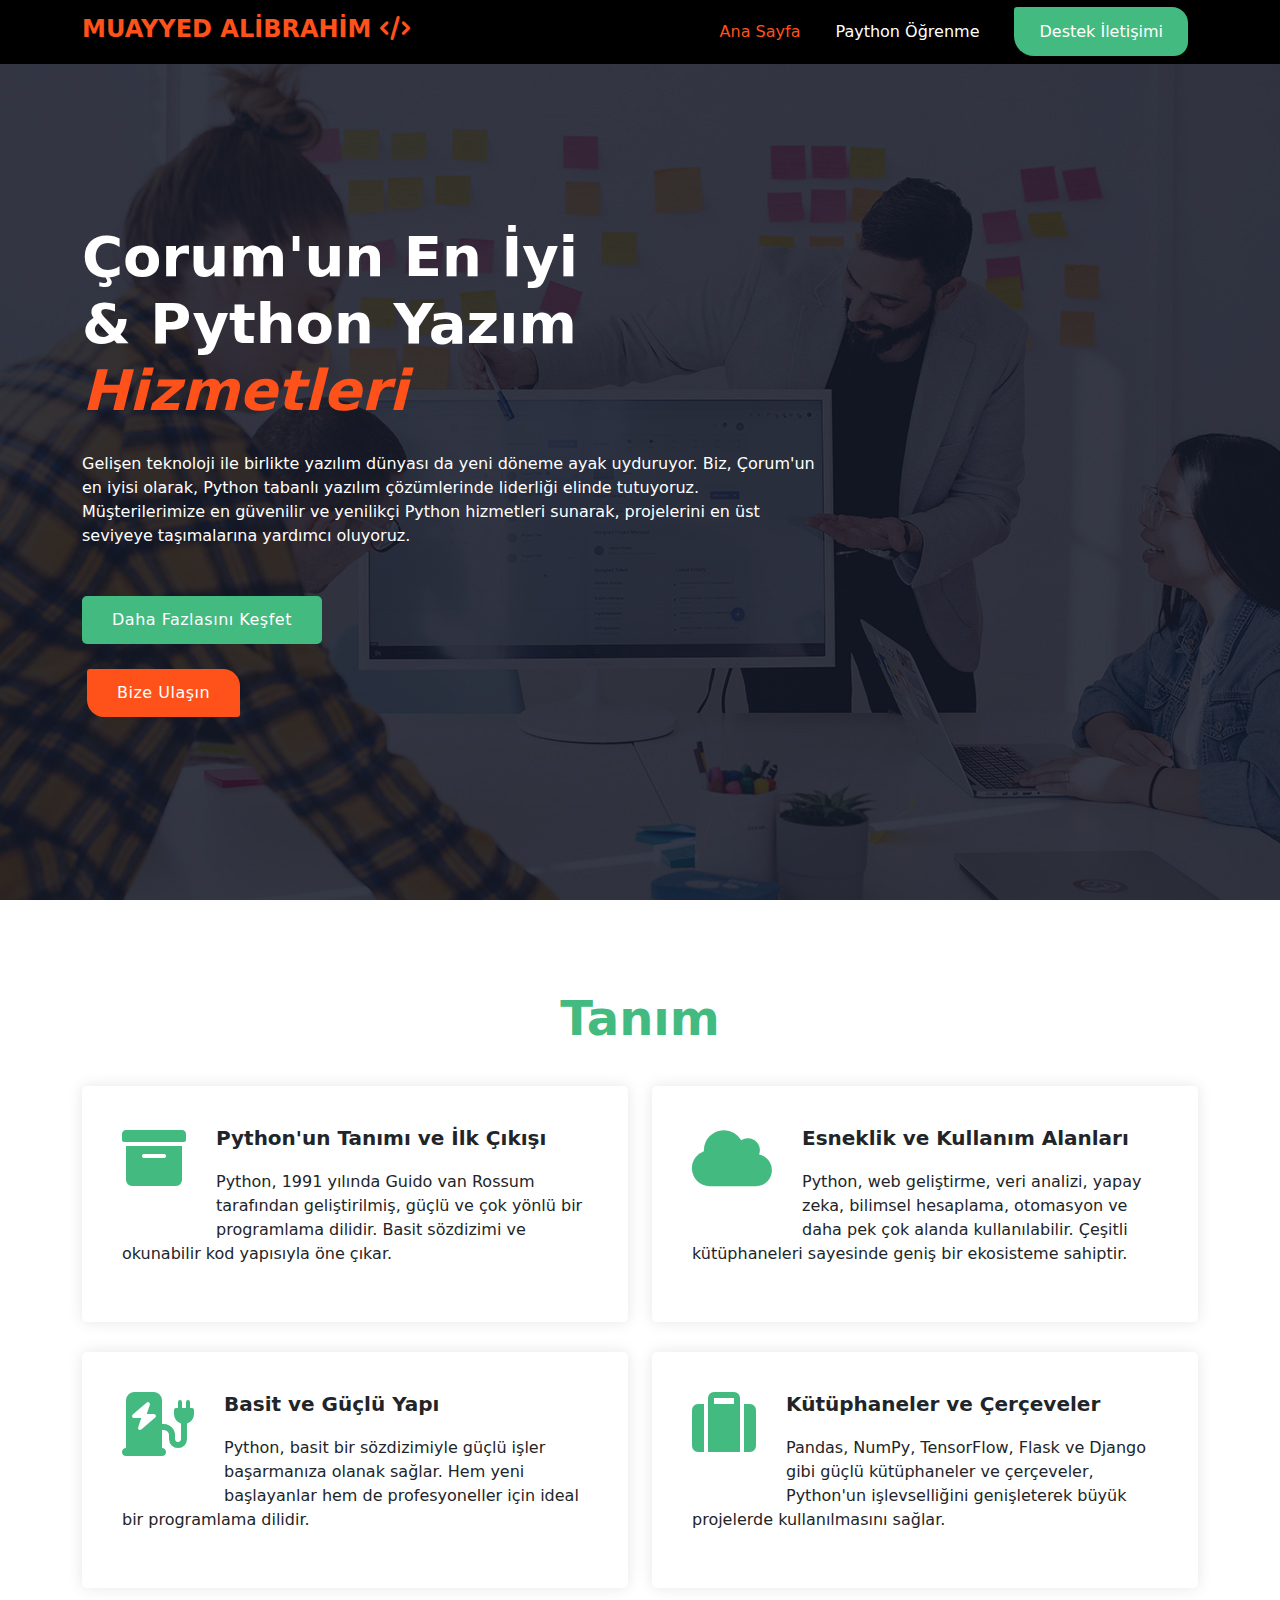
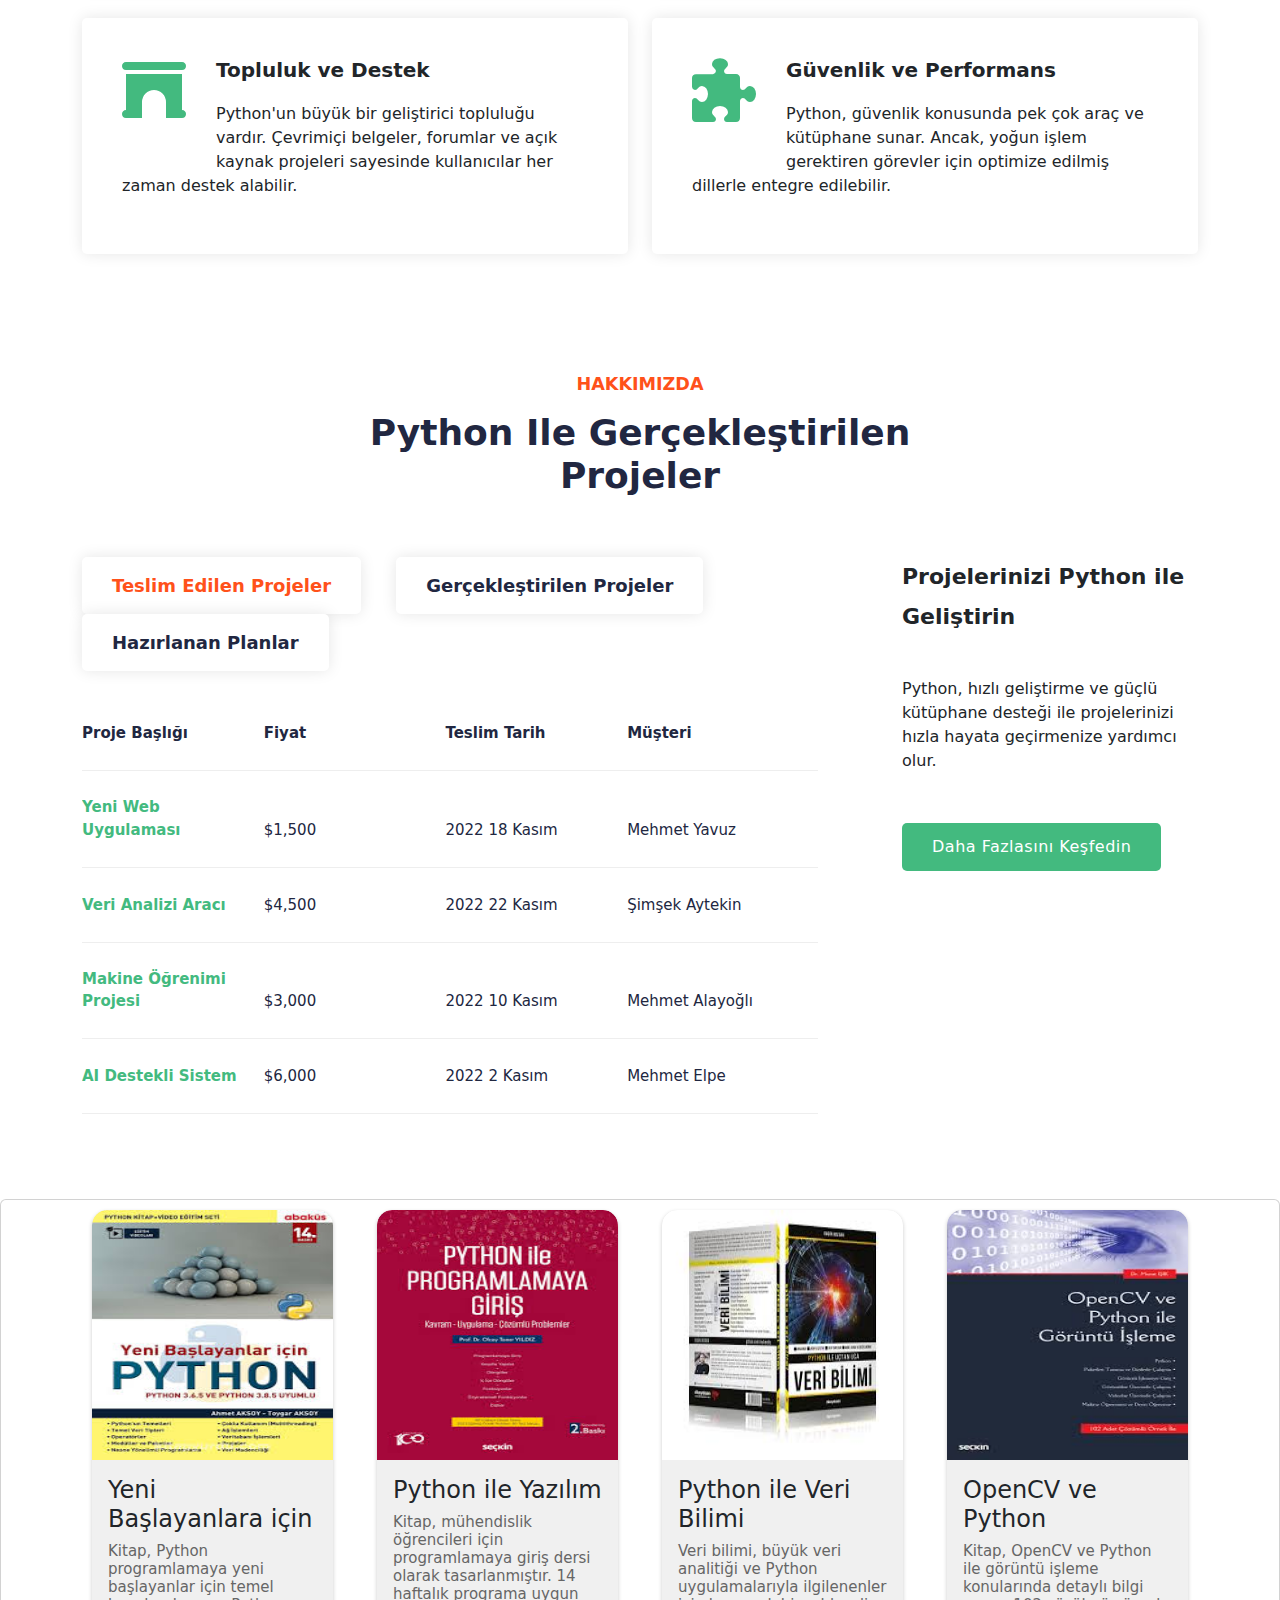
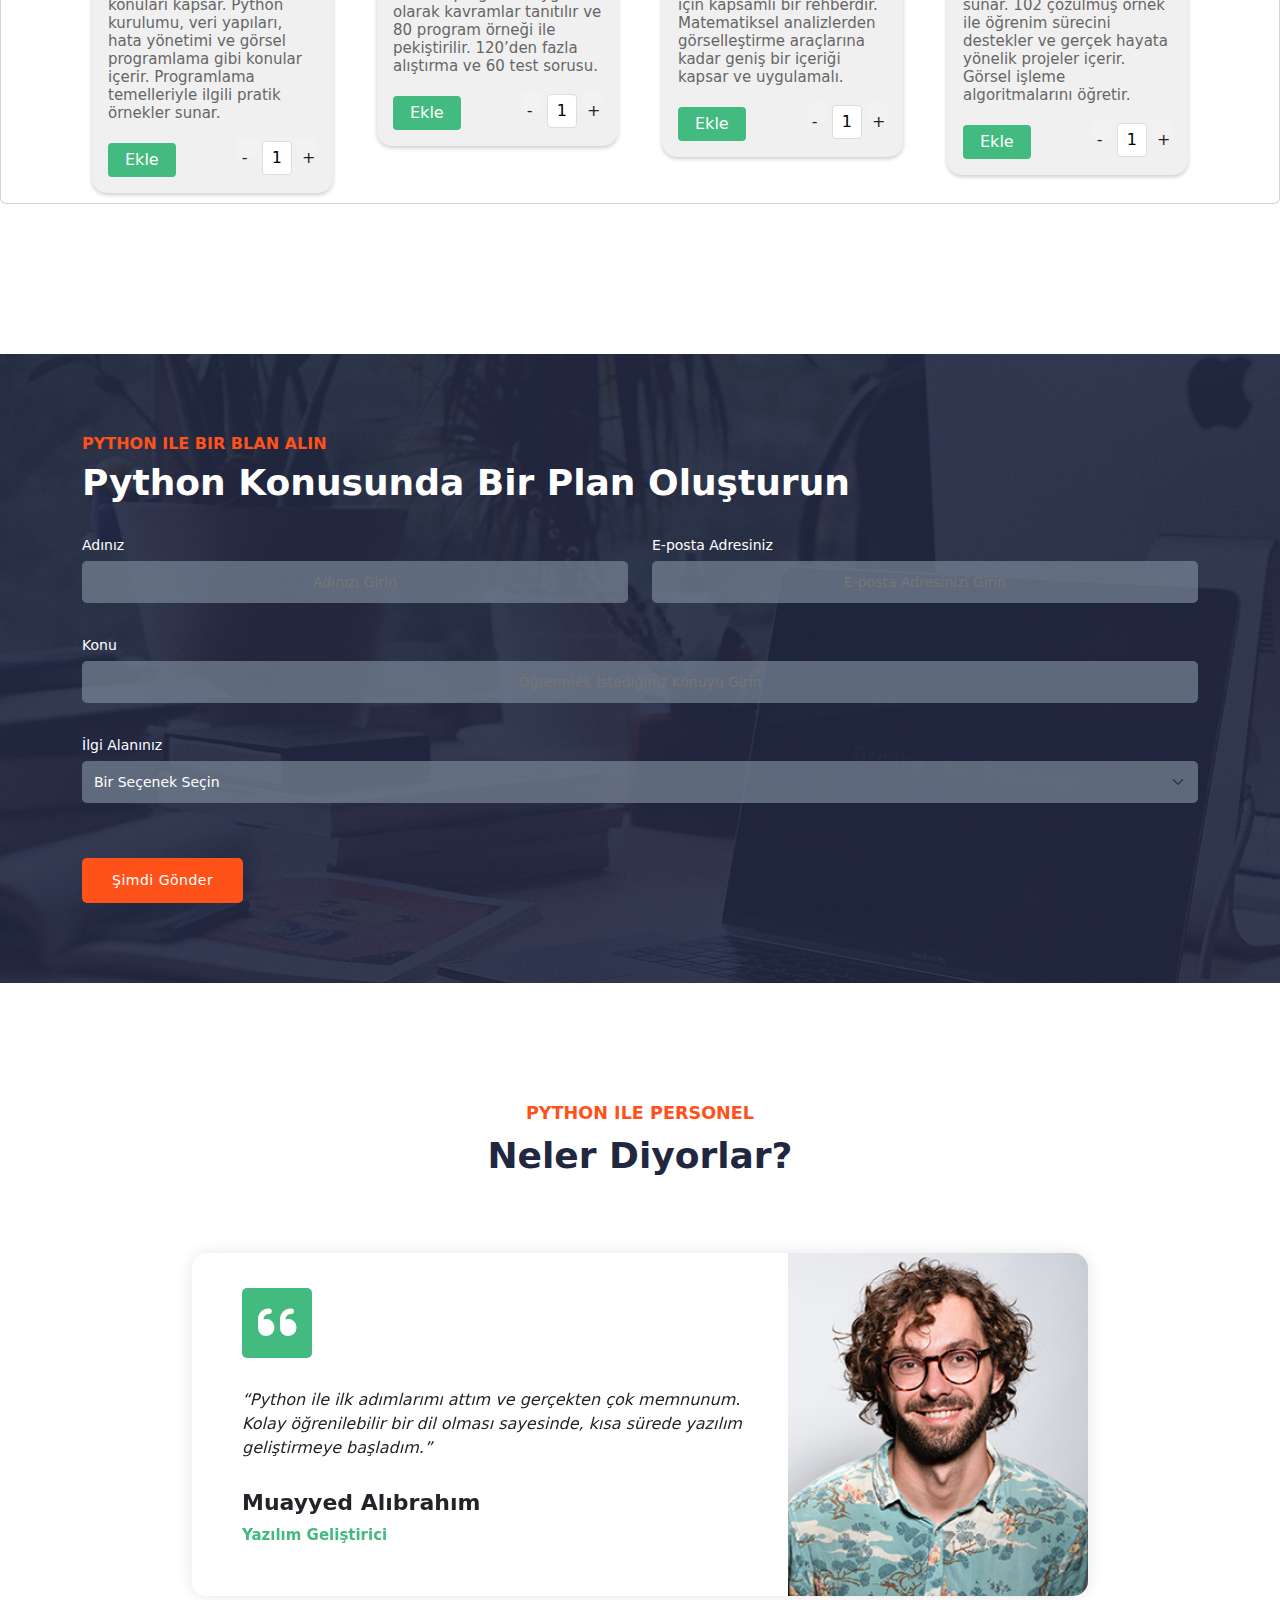
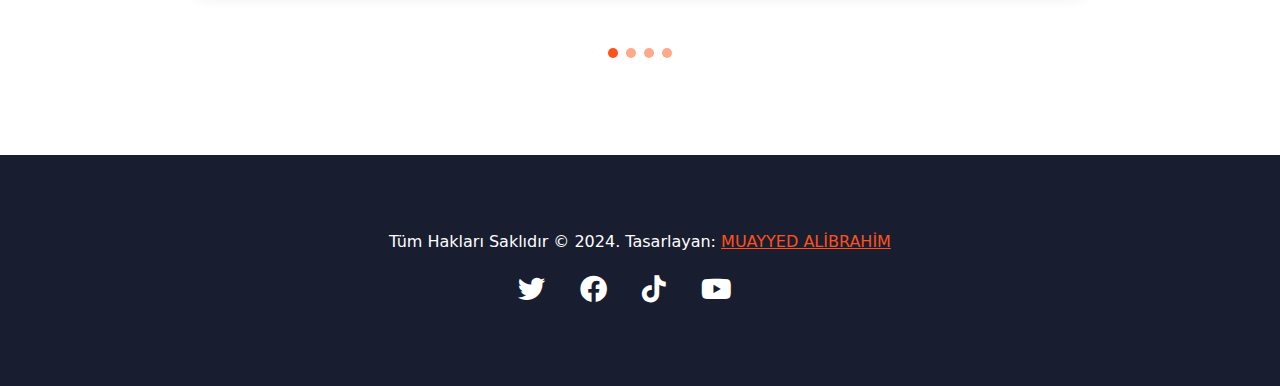
<file: index.html>
<!DOCTYPE html>
<html lang="en">
<head>
    <meta charset="UTF-8">
    <meta name="viewport" content="width=device-width, initial-scale=1.0">
    <title>Muhayyed Alibrahim</title>

    <!-- Google Fonts yazma tipi -->
    <link href="https://fonts.googleapis.com/css2?family=Poppins:wght@100;200;300;400;500;600;700;800;900&display=swap" rel="stylesheet">

    <link rel="stylesheet" href="assets/css/style.css">

    <!-- Bootstrap CSS kütübhanesi -->
    <link rel="stylesheet" href="https://cdnjs.cloudflare.com/ajax/libs/bootstrap/5.3.0/css/bootstrap.min.css">

    <!-- all.min.CSS kütübhanesi -->
    <link rel="stylesheet" href="https://cdnjs.cloudflare.com/ajax/libs/font-awesome/6.0.0-beta3/css/all.min.css">
    <!-- Owl Carousel CSS kütübhanesi -->
    <link rel="stylesheet" href="https://cdnjs.cloudflare.com/ajax/libs/OwlCarousel2/2.3.4/assets/owl.carousel.min.css">
    <link rel="stylesheet" href="https://cdnjs.cloudflare.com/ajax/libs/OwlCarousel2/2.3.4/assets/owl.theme.default.min.css">

  

    <!-- jQuery.JS kütübhanesi -->
    <script src="https://code.jquery.com/jquery-3.6.0.min.js"></script>
    <!-- carousel.JS kütübhanesi -->
    <script src="https://cdnjs.cloudflare.com/ajax/libs/OwlCarousel2/2.3.4/owl.carousel.min.js"></script>
    <!-- bootstrap.bundle.JS kütübhanesi -->
    <script src="https://cdnjs.cloudflare.com/ajax/libs/bootstrap/5.3.0/js/bootstrap.bundle.min.js"></script>

</head>
<body>
    <!-- Header -->
<!-- Başlık Bölümü Başlangıcı -->
<header>
  <div class="container">
      <!-- Ana Navigasyon Menüsü -->
      <nav class="main-nav">
          <!-- Logo ve Marka Adı -->
          <a href="#" class="logo">MUAYYED ALİBRAHİM <i class="fa-solid fa-code"></i></a>
          <!-- Menü Öğeleri -->
          <ul>
            <li><a href="index.html" class="active">Ana Sayfa</a></li>
            
            <li><a href="hakımad.html">Paython Öğrenme</a></li>
            <li><a href="contact-us.html" class="nav-btn">Destek İletişimi</a></li>
        </ul>
      </nav>
  </div>
</header>
<!-- Başlık Bölümü Bitişi -->

<!-- Ana Banner Alanı Başlangıcı -->
<section class="main-banner">
  <div class="container">
      <div class="row">
          <div class="col-lg-8">
              <div class="header-text">
                <h2>Çorum'un En İyi<br>&amp; Python Yazım  <em>Hizmetleri</em></h2>
                  <div class="div-dec">
                    <p>Gelişen teknoloji ile birlikte yazılım dünyası da yeni döneme ayak uyduruyor. Biz, Çorum'un en iyisi olarak, Python tabanlı yazılım çözümlerinde liderliği elinde tutuyoruz. Müşterilerimize en güvenilir ve yenilikçi Python hizmetleri sunarak, projelerini en üst seviyeye taşımalarına yardımcı oluyoruz.</p>
                    
                  </div>
                  <div class="buttons">
                      <div class="green-button">
                          <a href="#">Daha Fazlasını Keşfet</a>
                      </div>
                      <div class="orange-button">
                          <a href="#calculator">Bize Ulaşın</a>
                      </div>
                  </div>
              </div>
          </div>
      </div>
  </div>
</section>
<!-- Ana Banner Alanı Bitişi -->

<section class="services" id="services">
  <div class="container">
    <div class="row">
      <div class="col-12">
        <div class="service-h1">
          <h1>Tanım</h1>
        </div>
      </div>
      <div class="col-lg-6">
        <div class="service-item">
          <i class="fas fa-archive"></i>
          <h4>Python'un Tanımı ve İlk Çıkışı</h4>
          <p>Python, 1991 yılında Guido van Rossum tarafından geliştirilmiş, güçlü ve çok yönlü bir programlama dilidir. Basit sözdizimi ve okunabilir kod yapısıyla öne çıkar.</p>
        </div>
      </div>
      <div class="col-lg-6">
        <div class="service-item">
          <i class="fas fa-cloud"></i>
          <h4>Esneklik ve Kullanım Alanları</h4>
          <p>Python, web geliştirme, veri analizi, yapay zeka, bilimsel hesaplama, otomasyon ve daha pek çok alanda kullanılabilir. Çeşitli kütüphaneleri sayesinde geniş bir ekosisteme sahiptir.</p>
        </div>
      </div>
      <div class="col-lg-6">
        <div class="service-item">
          <i class="fas fa-charging-station"></i>
          <h4>Basit ve Güçlü Yapı</h4>
          <p>Python, basit bir sözdizimiyle güçlü işler başarmanıza olanak sağlar. Hem yeni başlayanlar hem de profesyoneller için ideal bir programlama dilidir.</p>
        </div>
      </div>
      <div class="col-lg-6">
        <div class="service-item">
          <i class="fas fa-suitcase"></i>
          <h4>Kütüphaneler ve Çerçeveler</h4>
          <p>Pandas, NumPy, TensorFlow, Flask ve Django gibi güçlü kütüphaneler ve çerçeveler, Python'un işlevselliğini genişleterek büyük projelerde kullanılmasını sağlar.</p>
        </div>
      </div>
      <div class="col-lg-6">
        <div class="service-item">
          <i class="fas fa-archway"></i>
          <h4>Topluluk ve Destek</h4>
          <p>Python'un büyük bir geliştirici topluluğu vardır. Çevrimiçi belgeler, forumlar ve açık kaynak projeleri sayesinde kullanıcılar her zaman destek alabilir.</p>
        </div>
      </div>
      <div class="col-lg-6">
        <div class="service-item">
          <i class="fas fa-puzzle-piece"></i>
          <h4>Güvenlik ve Performans</h4>
          <p>Python, güvenlik konusunda pek çok araç ve kütüphane sunar. Ancak, yoğun işlem gerektiren görevler için optimize edilmiş dillerle entegre edilebilir.</p>
        </div>
      </div>
    </div>
  </div>
</section>

<section class="about-us">
  <div class="container">
    <div class="row">
      <div class="col-lg-6 offset-lg-3">
        <div class="section-heading">
          <h6>Hakkımızda</h6>
          <br>
          <h4>Python ile Gerçekleştirilen Projeler</h4>
        </div>
      </div>
      <div class="col-lg-8">
        <div class="naccs">
          <div class="tabs">
            <div class="row">
              <div class="col-lg-12">
                <div class="menu">
                  <div class="active gradient-border"><span> Teslim Edilen Projeler</span></div>
                  <div class="gradient-border"><span>Gerçekleştirilen Projeler</span></div>
                  <div class="gradient-border"><span>Hazırlanan Planlar</span></div>
                </div>
              </div>
              <div class="col-lg-12">
                <ul class="nacc">
                  <li class="active">
                    <div>
                      <div class="main-list">
                        <span class="title">Proje Başlığı</span>
                        <span class="title">Fiyat</span>
                        <span class="title">Teslim Tarih</span>
                        <span class="title">Müşteri</span>
                      </div>
                      <div class="list-item">
                        <span class="item item-title">Yeni Web Uygulaması</span>
                        <span class="item">$1,500 </span>
                        <span class="item">2022 18 Kasım</span>
                        <span class="item">Mehmet Yavuz</span>
                      </div>
                      <div class="list-item">
                        <span class="item item-title">Veri Analizi Aracı</span>
                        <span class="item"> $4,500</span>
                        <span class="item">2022 22 Kasım</span>
                        <span class="item">Şimşek Aytekin</span>
                      </div>
                      <div class="list-item">
                        <span class="item item-title">Makine Öğrenimi Projesi</span>
                        <span class="item">$3,000 </span>
                        <span class="item">2022 10 Kasım</span>
                        <span class="item">Mehmet Alayoğlı</span>
                      </div>
                      <div class="list-item last-item">
                        <span class="item item-title">AI Destekli Sistem</span>
                        <span class="item">$6,000</span>
                        <span class="item">2022 2 Kasım</span>
                        <span class="item">Mehmet Elpe</span>
                      </div>
                    </div>
                  </li>
                  <li>
                    <div>
                      <div class="main-list">
                        <span class="title">Proje Başlığı</span>
                        <span class="title">Bütçe</span>
                        <span class="title">Tahmini Süre</span>
                        <span class="title">Teknoloji</span>
                      </div>
                      <div class="list-item">
                        <span class="item item-title">Backend API Geliştirme</span>
                        <span class="item">$2,000 </span>
                        <span class="item">4 Hafta</span>
                        <span class="item">Python, Django</span>
                      </div>
                      <div class="list-item">
                        <span class="item item-title">Web Scraping Aracı</span>
                        <span class="item">$1,500 </span>
                        <span class="item">3 Hafta</span>
                        <span class="item">Python, BeautifulSoup</span>
                      </div>
                      <div class="list-item">
                        <span class="item item-title">Veri Tabanı Yönetimi</span>
                        <span class="item">$2,000 </span>
                        <span class="item">2 Hafta</span>
                        <span class="item">MySQL, Python</span>
                      </div>
                      <div class="list-item last-item">
                        <span class="item item-title">Makine Öğrenimi Modeli</span>
                        <span class="item">$$6,000</span>
                        <span class="item">5 Hafta</span>
                        <span class="item">Scikit-learn, TensorFlow</span>
                      </div>
                    </div>
                  </li>
                  <li>
                    <div>
                      <div class="main-list">
                        <span class="title">Proje Başlığı</span>
                        <span class="title">Teknoloji</span>
                      </div>
                      <div class="list-item">
                        <span class="item item-title">Veri Analizi Aracı</span>
                        <span class="item">Python (Pandas, NumPy), SQL, Power BI</span>
                      </div>
                      <div class="list-item">
                        <span class="item item-title">Makine Öğrenimi Projesi</span>
                        <span class="item">Python (Scikit-Learn, TensorFlow), Jupyter Notebook</span>
                      </div>
                      <div class="list-item">
                        <span class="item item-title">AI Destekli Sistem</span>
                        <span class="item">Python (TensorFlow, Keras), AI Algoritmaları</span>
                      </div>
                      <div class="list-item last-item">
                        <span class="item item-title">Yeni Web Uygulaması</span>
                        <span class="item">React, Node.js, MongoDB, Express.js</span>
                      </div>
                    </div>
                  </li>
                </ul>
              </div>
            </div>
          </div>
        </div>
      </div>
      <div class="col-lg-4">
        <div class="right-content">
          <h4>Projelerinizi Python ile Geliştirin</h4>
          <p>Python, hızlı geliştirme ve güçlü kütüphane desteği ile projelerinizi hızla hayata geçirmenize yardımcı olur.</p>
          <div class="green-button">
            <a href="#">Daha Fazlasını Keşfedin</a>
          </div>
        </div>
      </div>
    </div>
  </div>
</section>

    
     
    <section class="card" id="card">
      <div class="container">
        <div class="row">
          <div class="col-lg-3">
            <div class="card-item">
              <div class="div-img">
                <img src="assets/images/py1.jpg" class="card-img" alt="bitcoin image">
              </div>
              <div class="card-content">
                <h4>Yeni Başlayanlara için</h4>
                <p>Kitap, Python programlamaya yeni başlayanlar için temel konuları kapsar. Python kurulumu, veri yapıları, hata yönetimi ve görsel programlama gibi konular içerir. Programlama temelleriyle ilgili pratik örnekler sunar.</p>
                <div class="add-num">
                  <a href="" class="btn">Ekle</a>
                  <div class="number">
                    <span class="minus">-</span>
                    <input type="text" value="1"/>
                    <span class="plus">+</span>
                  </div>
                </div>
              </div>
            </div>
          </div>
          <div class="col-lg-3">
            <div class="card-item">
              <div class="div-img">
                <img src="assets/images/py4.jpg" class="card-img" alt="bitcoin image">
              </div>  
              <div class="card-content">
                <h4>Python ile Yazılım</h4>
                <p>Kitap, mühendislik öğrencileri için programlamaya giriş dersi olarak tasarlanmıştır. 14 haftalık programa uygun olarak kavramlar tanıtılır ve 80 program örneği ile pekiştirilir. 120’den fazla alıştırma ve 60 test sorusu.</p>
                <div class="add-num">
                  <a href="" class="btn">Ekle</a>
                  <div class="number">
                    <span class="minus">-</span>
                    <input type="text" value="1"/>
                    <span class="plus">+</span>
                  </div>
                </div>
              </div>
            </div>
          </div>
          <div class="col-lg-3">
            <div class="card-item">
              <div class="div-img">
                <img src="assets/images/py2.jpg" class="card-img" alt="bitcoin image">
              </div>  
              <div class="card-content">
                <h4>Python ile Veri Bilimi</h4>
                <p>Veri bilimi, büyük veri analitiği ve Python uygulamalarıyla ilgilenenler için kapsamlı bir rehberdir. Matematiksel analizlerden görselleştirme araçlarına kadar geniş bir içeriği kapsar ve uygulamalı.</p>
                <div class="add-num">
                  <a href="" class="btn">Ekle</a>
                  <div class="number">
                    <span class="minus">-</span>
                    <input type="text" value="1"/>
                    <span class="plus">+</span>
                  </div>
                </div>
              </div>
            </div>
          </div>
          <div class="col-lg-3">
            <div class="card-item">
              <div class="div-img">
                <img src="assets/images/py3.jpg" class="card-img" alt="bitcoin image">
              </div>  
              <div class="card-content">
                <h4>OpenCV ve Python </h4>
                <p>Kitap, OpenCV ve Python ile görüntü işleme konularında detaylı bilgi sunar. 102 çözülmüş örnek ile öğrenim sürecini destekler ve gerçek hayata yönelik projeler içerir. Görsel işleme algoritmalarını öğretir.</p>
                <div class="add-num">
                  <a href="" class="btn">Ekle</a>
                  <div class="number">
                    <span class="minus">-</span>
                    <input type="text" value="1"/>
                    <span class="plus">+</span>
                  </div>
                </div>
              </div>
            </div>
          </div>
        </div>
      </div>
    </section>

    <section class="calculator" id="calculator">
      <div class="container">
        <div class="row">
          <div class="col-lg-7">
            <div class="left">
            </div>
          </div>
          <div class="left"></div>
          <div class="section-heading-con">
            <h6>Python ile Bir Blan Alin</h6>
            <h4>Python Konusunda Bir Plan Oluşturun</h4>
          </div>
          <form id="calculate" action="" method="get">
            <div class="row">
              <div class="col-lg-6">
                <fieldset>
                  <label for="name">Adınız</label>
                  <input type="name" name="name" id="name" placeholder="Adınızı Girin" autocomplete="on" required>
                </fieldset>
              </div>
              <div class="col-lg-6">
                <fieldset>
                  <label for="email">E-posta Adresiniz</label>
                  <input type="text" name="email" id="email" pattern="[^ @]*@[^ @]*" placeholder="E-posta Adresinizi Girin" required="">
                </fieldset>
              </div>
              <div class="col-lg-12">
                <fieldset>
                  <label for="subject">Konu</label>
                  <input type="subject" name="subject" id="subject" placeholder="Öğrenmek İstediğiniz Konuyu Girin" autocomplete="on">
                </fieldset>
              </div>
              <div class="col-lg-12">
                <fieldset>
                  <label for="chooseOption" class="form-label">İlgi Alanınız</label>
                  <select name="Category" class="form-select" aria-label="Default select example" id="chooseOption" onchange="this.form.click()">
                      <option selected>Bir Seçenek Seçin</option>
                      <option value="Python Basics">Python Temelleri</option>
                      <option value="Data Science">Veri Bilimi</option>
                      <option value="Machine Learning">Makine Öğrenmesi</option>
                      <option value="AI Projects">Yapay Zeka Projeleri</option>
                      <option value="Web Development with Python">Python ile Web Geliştirme</option>
                      <option value="Python Libraries (Pandas, NumPy, etc.)">Python Kütüphaneleri (Pandas, NumPy vb.)</option>
                  </select>
                </fieldset>
              </div>
              <div class="col-lg-12">
                <fieldset>
                  <button type="submit" id="form-submit" class="orange-button">Şimdi Gönder</button>
                </fieldset>
              </div>
            </div>
          </form>
        </div>
      </div>
    </div>
    </section>
    
    
    <section class="testimonials" id="testimonials">
      <div class="container">
        <div class="row">
          <div class="col-lg-6 offset-lg-3">
            <div class="section-heading">
              <h6>Python ile Personel</h6>
              <h4>Neler Diyorlar?</h4>
            </div>
          </div>
          <div class="col-lg-10 offset-lg-1">
            <div class="owl-testimonials owl-carousel" style="position: relative; z-index: 5;">
              <div class="item">
                <i class="fa fa-quote-left"></i>
                <p>“Python ile ilk adımlarımı attım ve gerçekten çok memnunum. Kolay öğrenilebilir bir dil olması sayesinde, kısa sürede yazılım geliştirmeye başladım.”</p>
                <h4>Muayyed Alıbrahım</h4>
                <span>Yazılım Geliştirici</span>
                <div class="right-image">
                  <img src="assets/images/testimonials-01.jpg" alt="Muayyed Alıbrahım">
                </div>
              </div>
              <div class="item">
                <i class="fa fa-quote-left"></i>
                <p>"Python'un güçlü kütüphaneleri (Pandas, NumPy) sayesinde veri analitiği konusunda büyük bir ilerleme kaydettim. Gerçekten etkili ve güçlü bir dil." </p>
                <h4>Muayyed Alıbrahım</h4>
                <span>Veri Bilimci</span>
                <div class="right-image">
                  <img src="assets/images/testimonials-01.jpg" alt="Muayyed Alıbrahım">
                </div>
              </div>
              <div class="item">
                <i class="fa fa-quote-left"></i>
                <p>“Python ile ilgili eğitimler sayesinde çok daha verimli bir şekilde makine öğrenmesi projeleri geliştirebiliyorum. Hem basit hem de güçlü bir dil olması çok büyük avantaj.”</p>
                <h4>Muayyed Alıbrahım</h4>
                <span>Makine Öğrenmesi Mühendisi</span>
                <div class="right-image">
                  <img src="assets/images/testimonials-01.jpg" alt="Muayyed Alıbrahım">
                </div>
              </div>
              <div class="item">
                <i class="fa fa-quote-left"></i>
                <p>“Python ile web geliştirme konusunda hızlıca projeler yapmaya başladım. Flask ve Django gibi çerçeveler sayesinde iş hayatımda büyük kolaylık sağladı.”</p>
                <h4>Muayyed Alıbrahım</h4>
                <span>Web Geliştirici</span>
                <div class="right-image">
                  <img src="assets/images/testimonials-01.jpg" alt="Muayyed Alıbrahım">
                </div>
              </div>
            </div>
          </div>
        </div>
      </div>
    </section>
    
    

      <footer>
        <div class="container">
          <div class="row">
            <div class="col-lg-12">
              <p>Tüm Hakları Saklıdır © 2024. Tasarlayan: <a title="CSS Şablonu" rel="sponsored" href="http://Brok4.com" target="_blank">MUAYYED ALİBRAHİM</a></p>
            </div>
            <div class="social-icons">
              <a href=""><i class="fa-brands fa-twitter"></i></a>
              <a href=""><i class="fa-brands fa-facebook"></i></a>
              <a href=""><i class="fa-brands fa-tiktok"></i></a>
              <a href=""><i class="fa-brands fa-youtube"></i></a>
            </div>
          </div>
        </div>
      </footer>
      

    <script src="assets/js/script.js"></script>

</body>
</html>
</file>
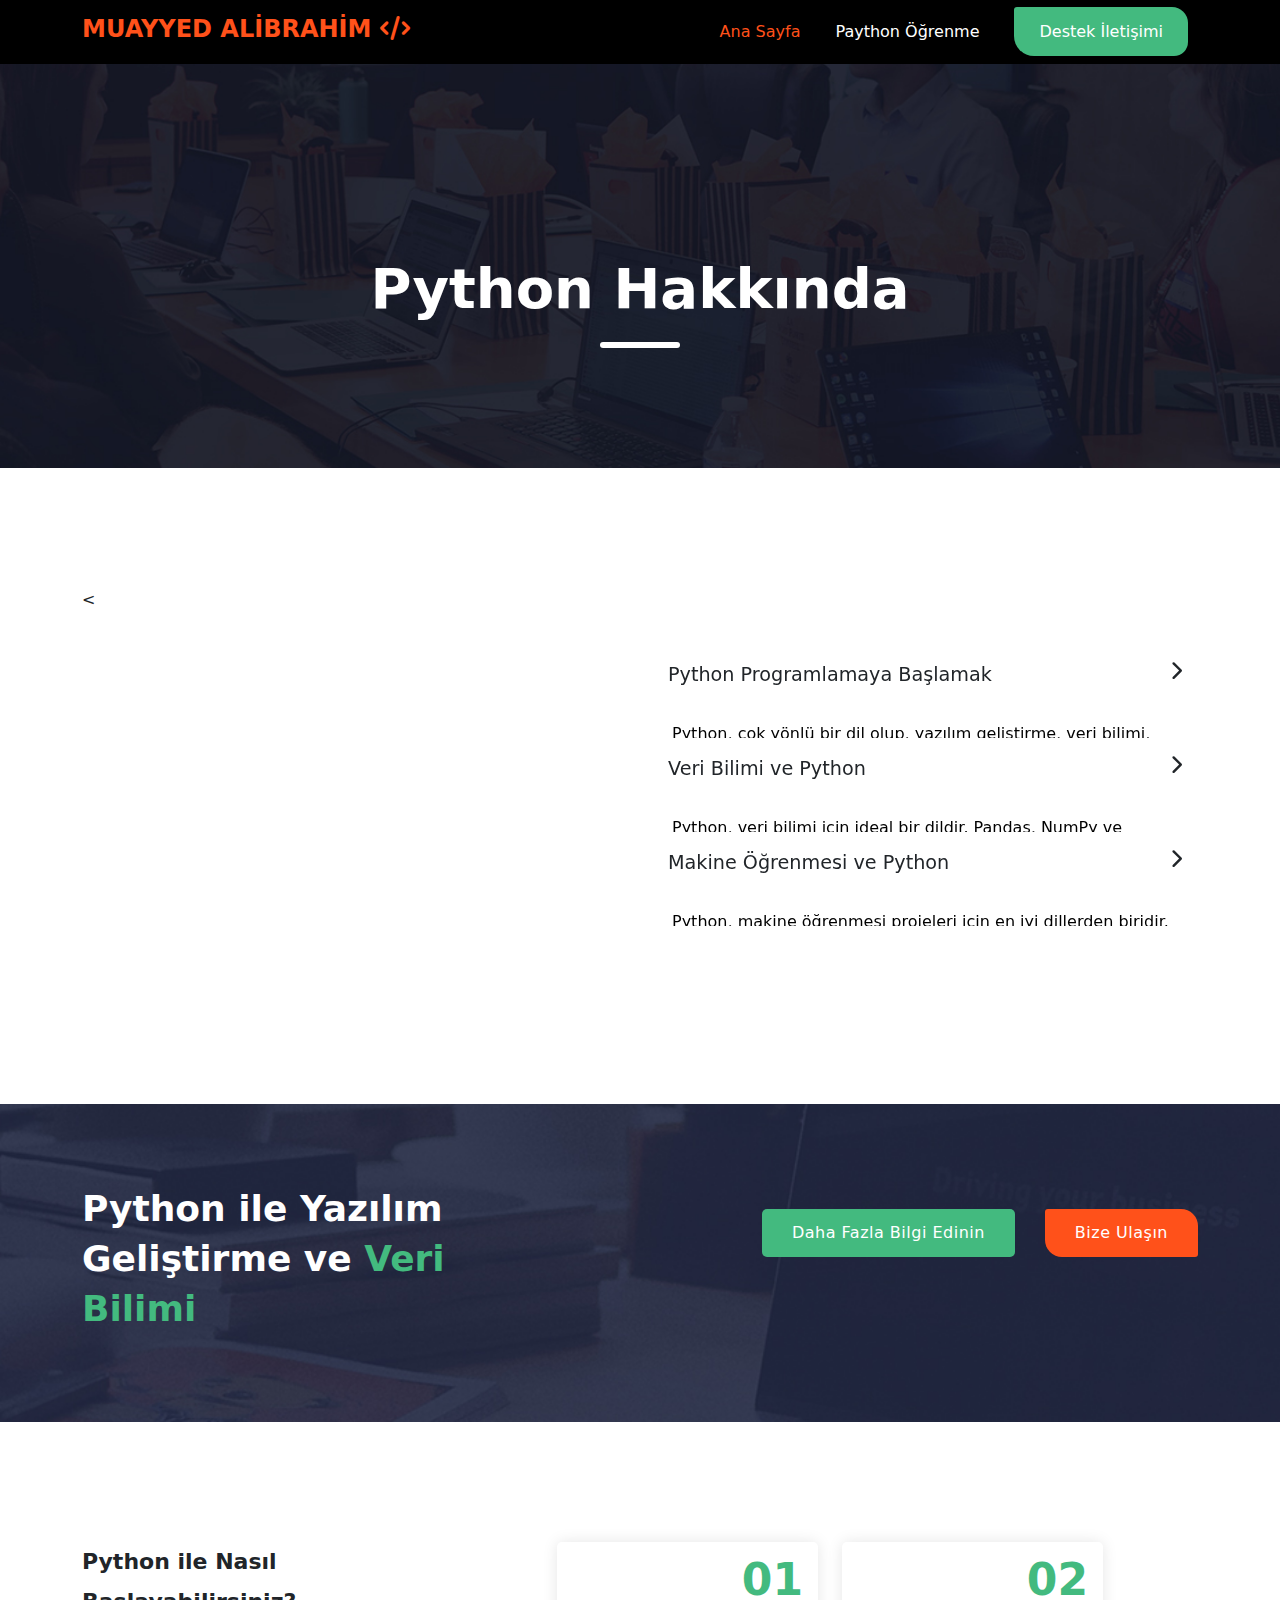
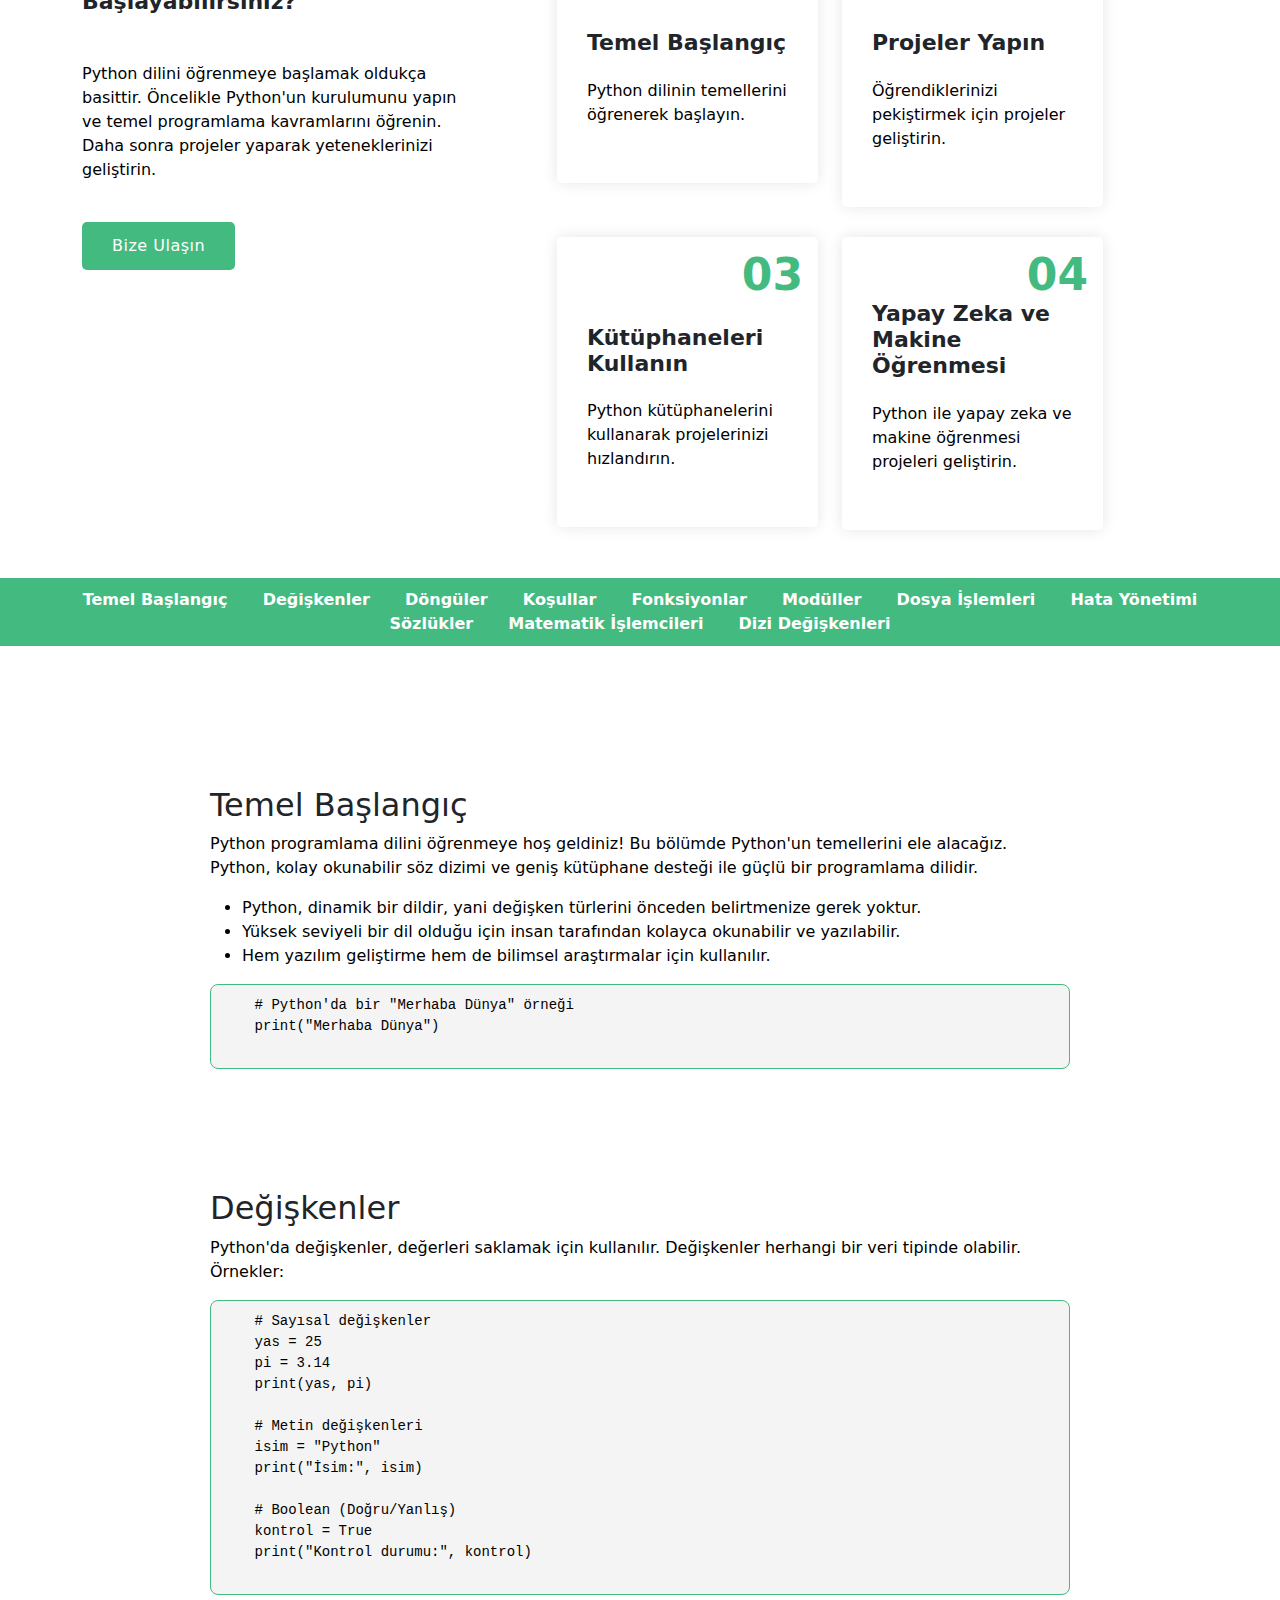
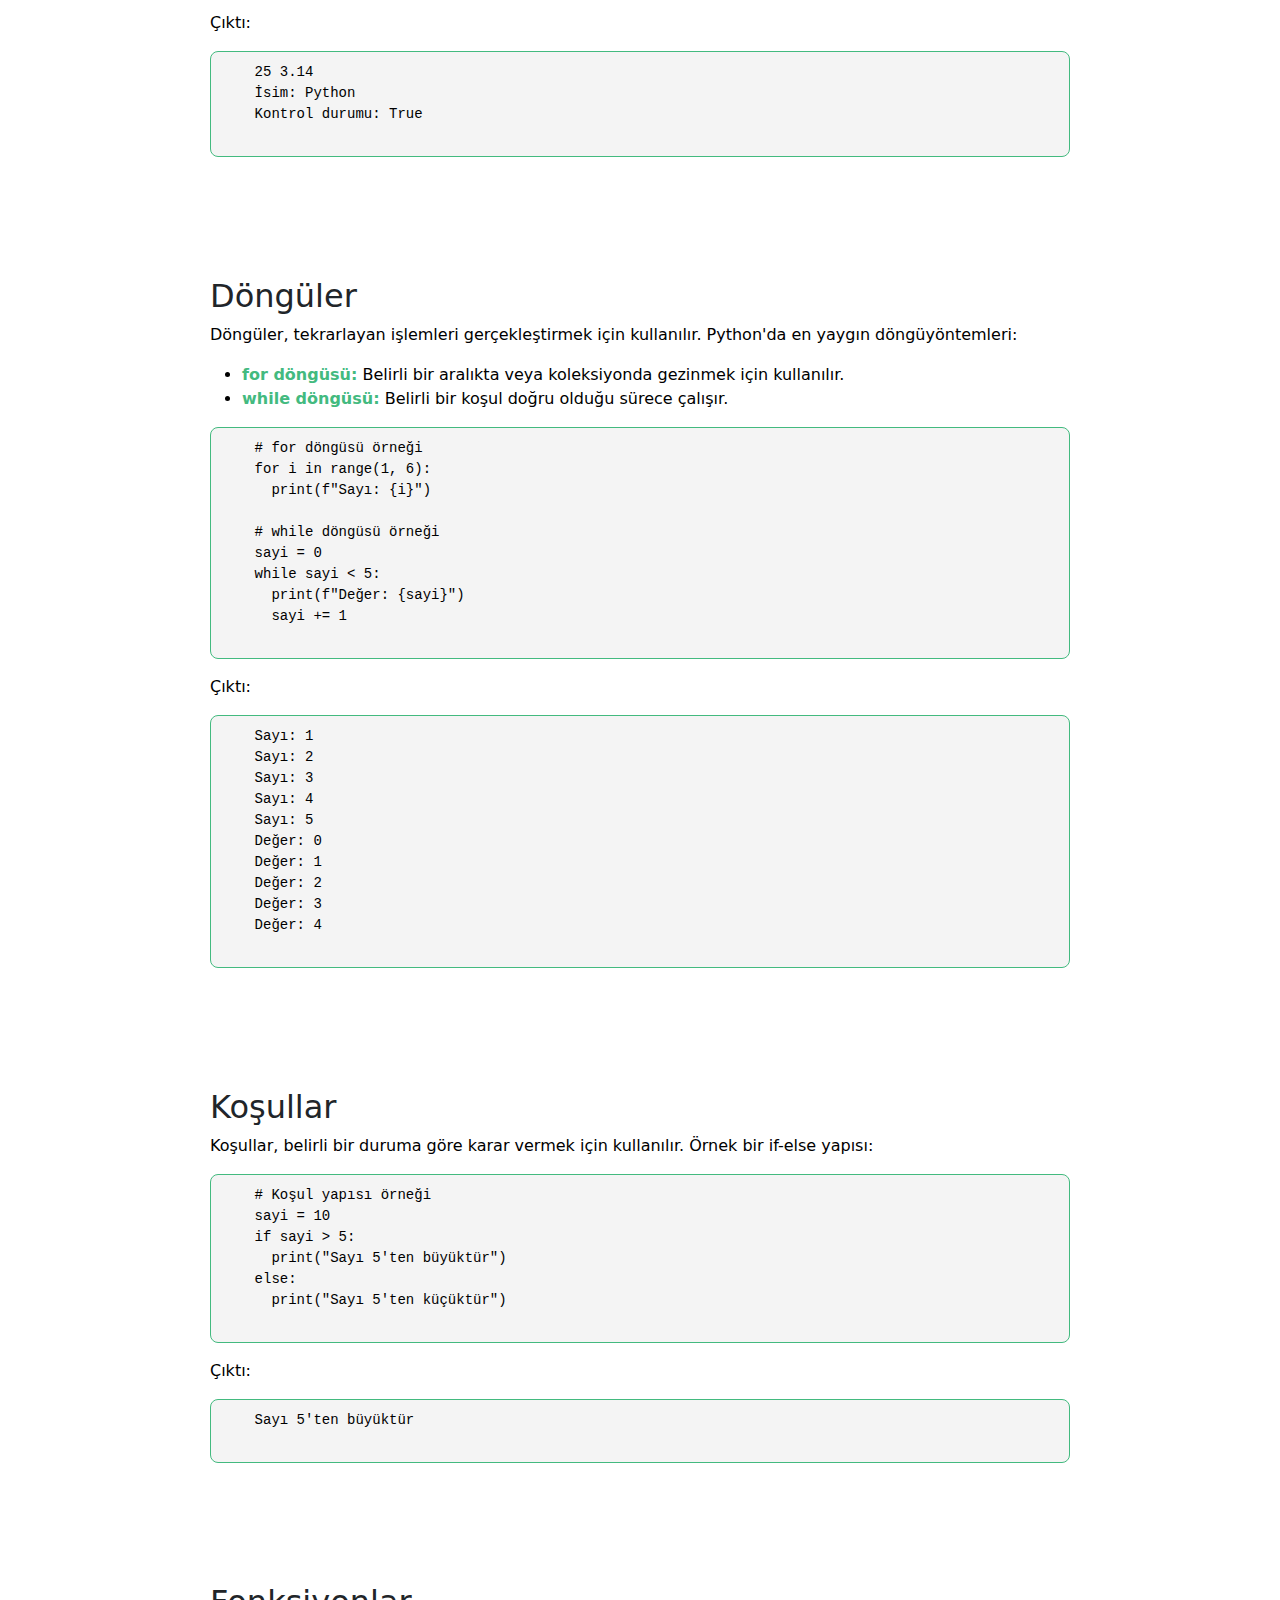
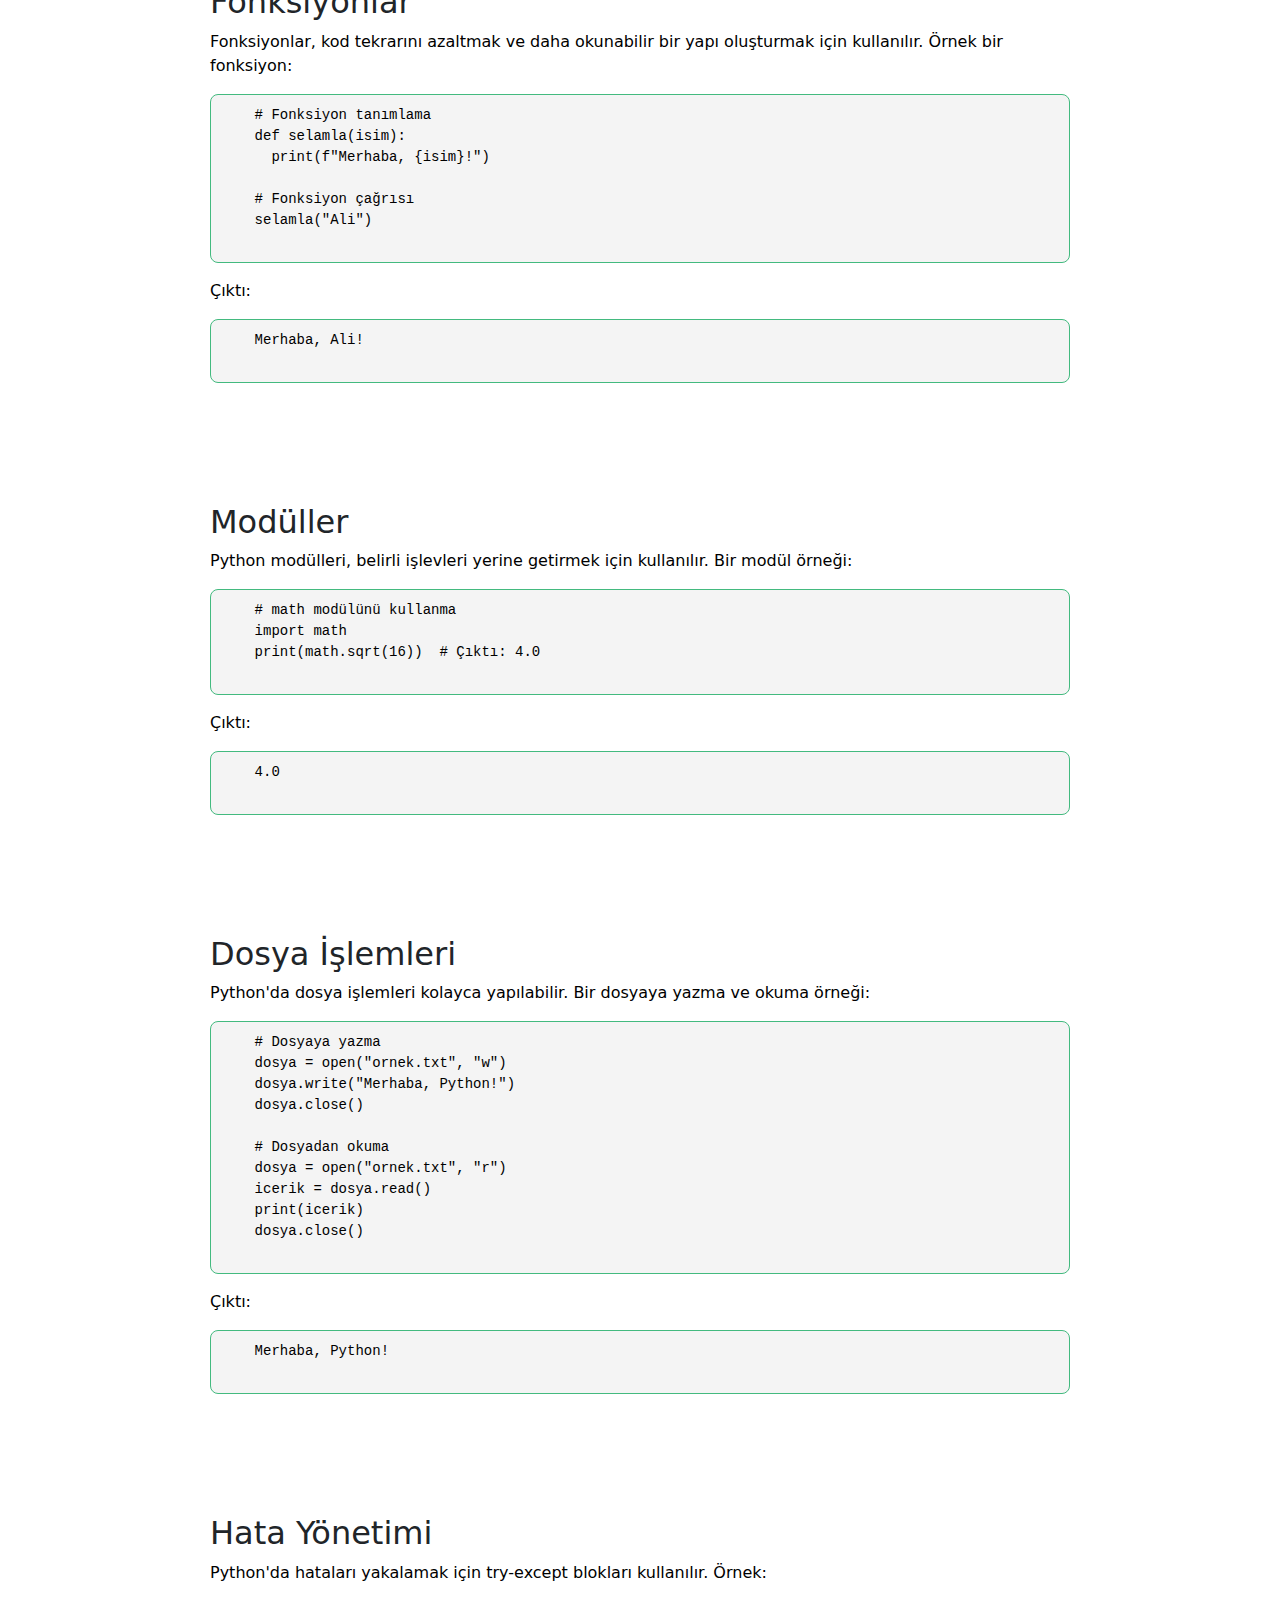
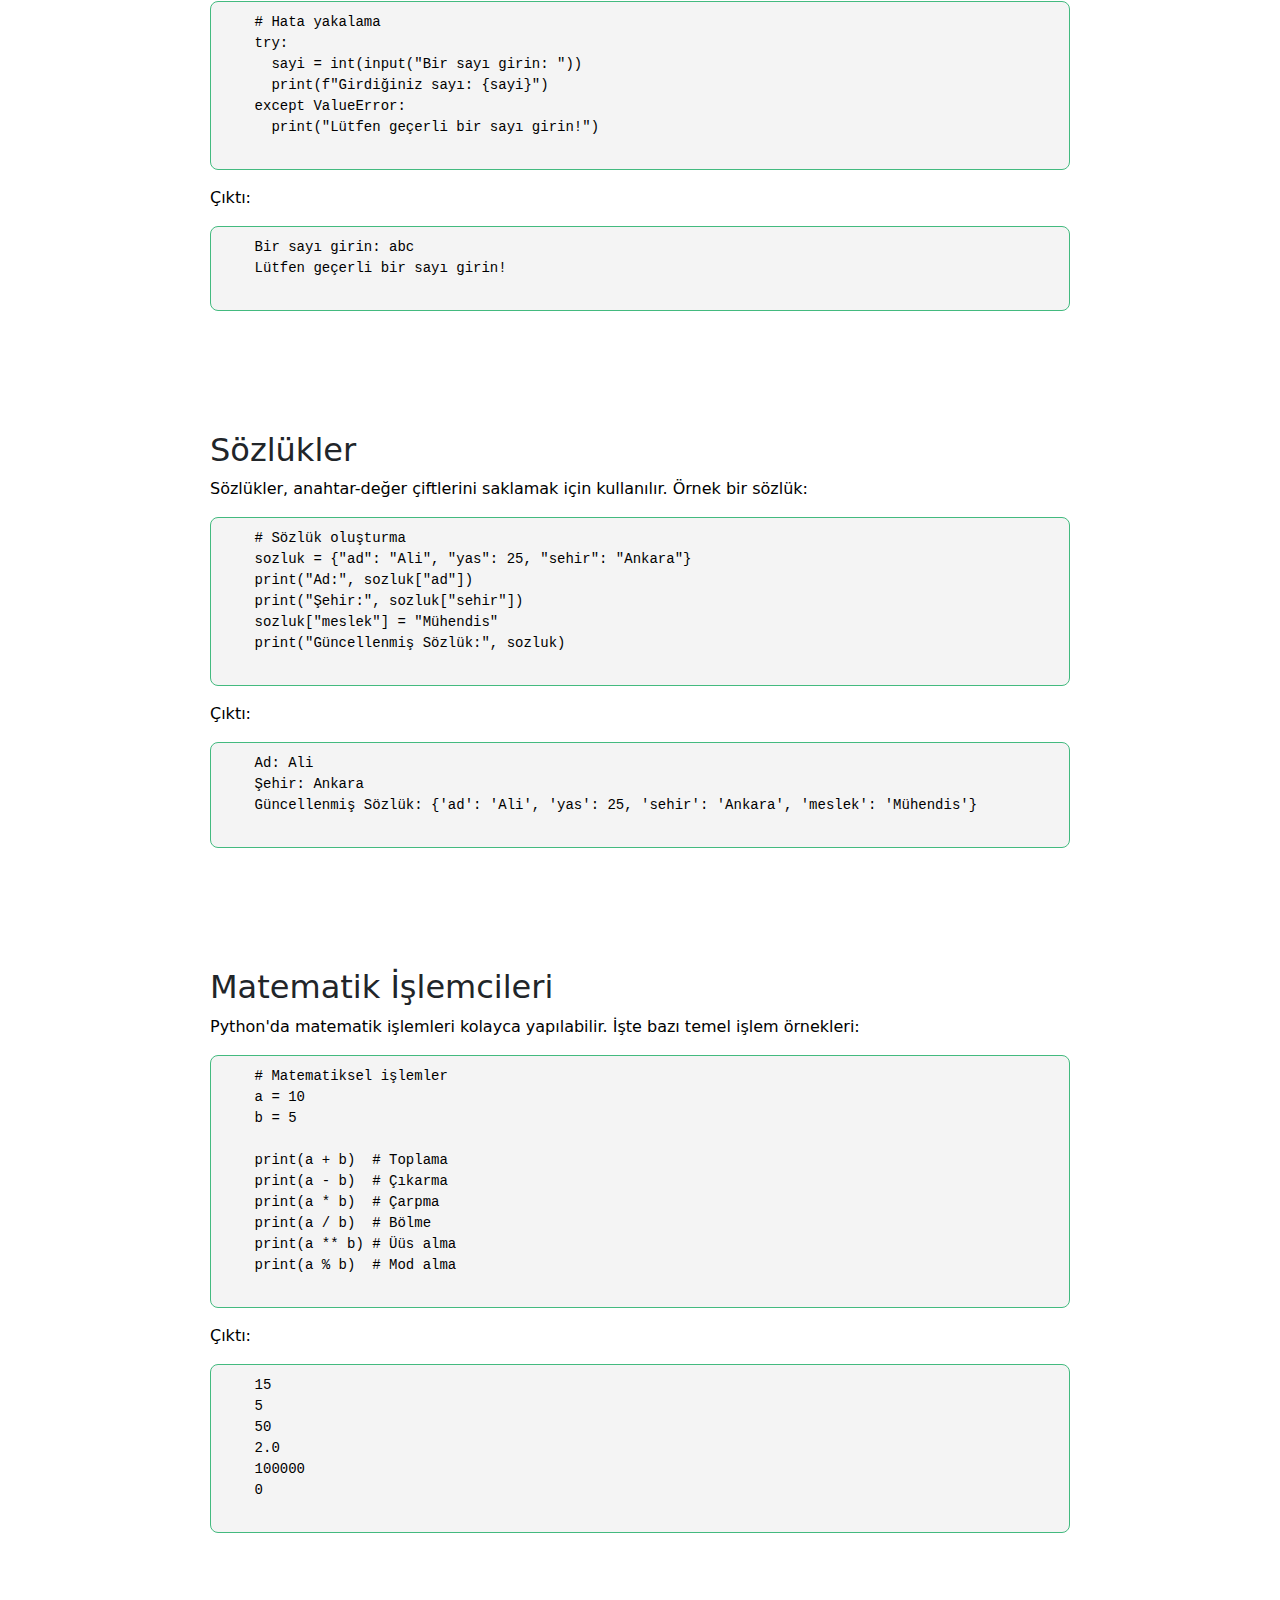
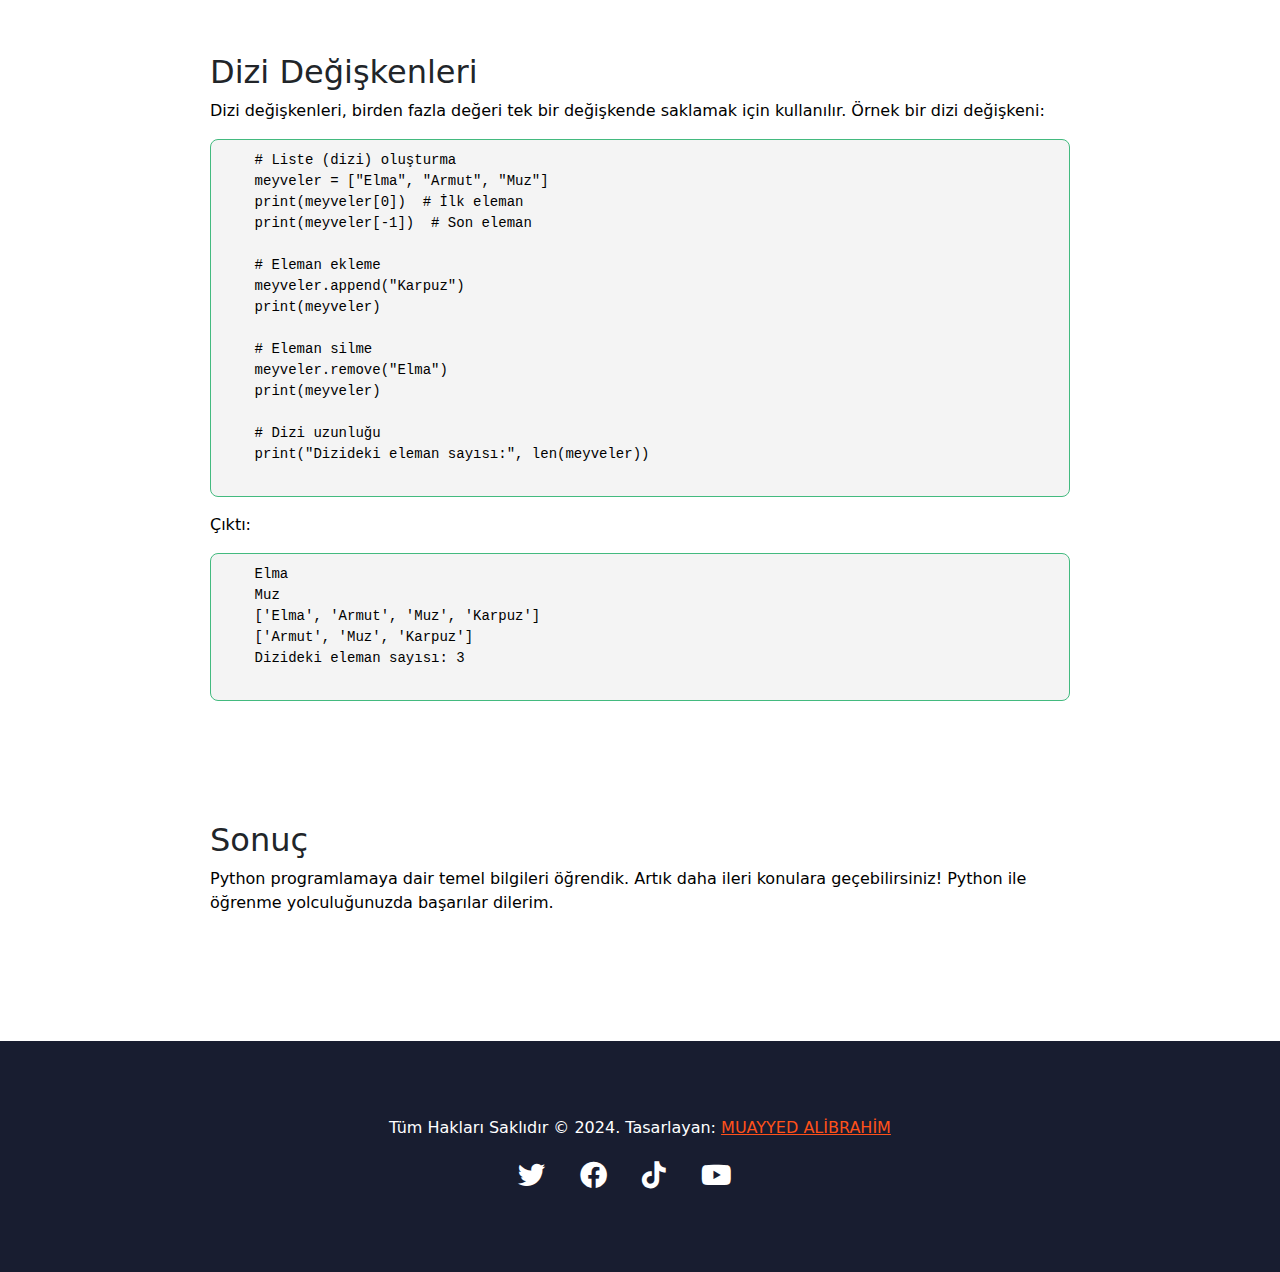
<file: hakımad.html>
<!DOCTYPE html>
<html lang="en">

  <head>

    <meta charset="utf-8">
    <meta name="viewport" content="width=device-width, initial-scale=1, shrink-to-fit=no">
    <meta name="description" content="Python Programming Information">
    <meta name="author" content="Muayyed Alıbrahım">
    <title>Python Programming - About Us</title>

    <link rel="stylesheet" href="assets/css/hakımda.css">

    <!-- Google Fonts -->
    <link href="https://fonts.googleapis.com/css2?family=Poppins:wght@100;200;300;400;500;600;700;800;900&display=swap" rel="stylesheet">

    <!-- FontAwesome -->
    <link rel="stylesheet" href="https://cdnjs.cloudflare.com/ajax/libs/font-awesome/6.0.0-beta3/css/all.min.css">
    
    <!-- Owl Carousel CSS -->
    <link rel="stylesheet" href="https://cdnjs.cloudflare.com/ajax/libs/OwlCarousel2/2.3.4/assets/owl.carousel.min.css">
    <link rel="stylesheet" href="https://cdnjs.cloudflare.com/ajax/libs/OwlCarousel2/2.3.4/assets/owl.theme.default.min.css">

    <!-- jQuery -->
    <script src="https://code.jquery.com/jquery-3.6.0.min.js"></script>
    <!-- Owl Carousel JS -->
    <script src="https://cdnjs.cloudflare.com/ajax/libs/OwlCarousel2/2.3.4/owl.carousel.min.js"></script>
    <!-- Bootstrap JS -->
    <script src="https://cdnjs.cloudflare.com/ajax/libs/bootstrap/5.3.0/js/bootstrap.bundle.min.js"></script>

    <link rel="stylesheet" href="assets/css/style.css">
    <link rel="stylesheet" href="https://cdnjs.cloudflare.com/ajax/libs/bootstrap/5.3.0/css/bootstrap.min.css">

  </head>

  <body>

    <header>
        <div class="container">
            <nav class="main-nav">
                <a href="#" class="logo">MUAYYED ALİBRAHİM <i class="fa-solid fa-code"></i></a>
                <ul>
                  <li><a href="index.html" class="active">Ana Sayfa</a></li>
                  <li><a href="hakımad.html">Paython Öğrenme</a></li>
                  <li><a href="contact-us.html" class="nav-btn">Destek İletişimi</a></li>
              </ul>
            </nav>
        </div>
      </header>

    <div class="page-heading">
      <div class="container">
        <div class="row">
          <div class="col-lg-12">
            <div class="header-text">
              <h2>Python Hakkında</h2>
              <div class="div-dec"></div>
            </div>
          </div>
        </div>
      </div>
    </div>
  
    <section class="top-section">
      <div class="container">
        <div class="row">
          <div class="col-lg-6">
            <div class="left-image">
              <<iframe 
              width="610" 
              height="365" 
              src="https://www.youtube.com/embed/g4oIzj8fiCQ" 
              title="YouTube video player" 
              frameborder="0" 
              allow="accelerometer; autoplay; clipboard-write; encrypted-media; gyroscope; picture-in-picture" 
              allowfullscreen>
          </iframe>
          
            </div>
          </div>
          <div class="col-lg-6 align-self-center">
            <div class="accordions is-first-expanded">
              <article class="accordion">
                <div class="accordion-head">
                    <span>Python Programlamaya Başlamak</span>
                    <span class="icon">
                        <i class="icon fa fa-chevron-right"></i>
                    </span>
                </div>
                <div class="accordion-body">
                    <div class="content">
                        <p>Python, çok yönlü bir dil olup, yazılım geliştirme, veri bilimi, yapay zeka ve web geliştirme gibi birçok alanda kullanılabilir. Kolay sözdizimi ve güçlü kütüphaneleri ile popüler bir seçimdir.</p>
                    </div>
                </div>
              </article>
              <article class="accordion">
                <div class="accordion-head">
                    <span>Veri Bilimi ve Python</span>
                    <span class="icon">
                        <i class="icon fa fa-chevron-right"></i>
                    </span>
                </div>
                <div class="accordion-body">
                    <div class="content">
                        <p>Python, veri bilimi için ideal bir dildir. Pandas, NumPy ve Matplotlib gibi kütüphanelerle veri analizi ve görselleştirmeleri kolayca yapabilirsiniz.</p>
                    </div>
                </div>
              </article>
              <article class="accordion">
                <div class="accordion-head">
                    <span>Makine Öğrenmesi ve Python</span>
                    <span class="icon">
                        <i class="icon fa fa-chevron-right"></i>
                    </span>
                </div>
                <div class="accordion-body">
                    <div class="content">
                        <p>Python, makine öğrenmesi projeleri için en iyi dillerden biridir. Scikit-learn ve TensorFlow gibi popüler kütüphaneler sayesinde, makine öğrenmesi algoritmalarını hızlıca geliştirebilirsiniz.</p>
                    </div>
                </div>
              </article>
            </div>
          </div>
        </div>
      </div>
    </section>
  
    <section class="simple-cta">
      <div class="container">
        <div class="row">
          <div class="col-lg-5">
            <h4>Python ile Yazılım Geliştirme ve <em>Veri Bilimi</em></h4>
          </div>
          <div class="col-lg-7">
            <div class="buttons">
              <div class="green-button">
                <a href="#">Daha Fazla Bilgi Edinin</a>
              </div>
              <div class="orange-button">
                <a href="#">Bize Ulaşın</a>
              </div>
            </div>
          </div>
        </div>
      </div>
    </section>
  
    <section class="what-we-do">
      <div class="container">
        <div class="row">
          <div class="col-lg-5">
            <div class="left-content">
              <h4>Python ile Nasıl Başlayabilirsiniz?</h4>
              <p>Python dilini öğrenmeye başlamak oldukça basittir. Öncelikle Python'un kurulumunu yapın ve temel programlama kavramlarını öğrenin. Daha sonra projeler yaparak yeteneklerinizi geliştirin.</p>
              <div class="green-button">
                <a href="contact-us.html">Bize Ulaşın</a>
              </div>
            </div>
          </div>
          <div class="col-lg-6">
            <div class="right-items">
              <div class="row">
                <div class="col-lg-6">
                  <div class="item">
                    <em>01</em>
                    <br>
                    <br>
                    <h4>Temel Başlangıç</h4>
                    <p>Python dilinin temellerini öğrenerek başlayın.</p>
                  </div>
                </div>
                <div class="col-lg-6">
                  <div class="item">
                    <em>02</em>
                    <br>
                    <br>
                    <h4>Projeler Yapın</h4>
                    <p>Öğrendiklerinizi pekiştirmek için projeler geliştirin.</p>
                  </div>
                </div>
                <div class="col-lg-6">
                  <div class="item">
                    <em>03</em>
                    <br>
                    <br>
                    <h4>Kütüphaneleri Kullanın</h4>
                    <p>Python kütüphanelerini kullanarak projelerinizi hızlandırın.</p>
                  </div>
                </div>
                <div class="col-lg-6">
                  <div class="item">
                    <em>04</em>
                    <br>
                    <h4>Yapay Zeka ve Makine Öğrenmesi</h4>
                    <p>Python ile yapay zeka ve makine öğrenmesi projeleri geliştirin.</p>
                  </div>
                </div>
              </div>
            </div>
          </div>
        </div>
      </div>
    </section>
<br>
<br>

    <nav class="ana-nav">
      <a href="#temel">Temel Başlangıç</a>
      <a href="#degiskenler">Değişkenler</a>
      <a href="#donguler">Döngüler</a>
      <a href="#kosullar">Koşullar</a>
      <a href="#fonksiyonlar">Fonksiyonlar</a>
      <a href="#moduller">Modüller</a>
      <a href="#dosyaislemleri">Dosya İşlemleri</a>
      <a href="#hata">Hata Yönetimi</a>
      <a href="#sozlukler">Sözlükler</a>
      <a href="#matematik">Matematik İşlemcileri</a>
      <a href="#diziler">Dizi Değişkenleri</a>
    </nav>

    <main>
      <section id="temel">
          <h2>Temel Başlangıç</h2>
          <p>Python programlama dilini öğrenmeye hoş geldiniz! Bu bölümde Python'un temellerini ele alacağız. Python, kolay okunabilir söz dizimi ve geniş kütüphane desteği ile güçlü bir programlama dilidir.</p>
          <ul>
              <li>Python, dinamik bir dildir, yani değişken türlerini önceden belirtmenize gerek yoktur.</li>
              <li>Yüksek seviyeli bir dil olduğu için insan tarafından kolayca okunabilir ve yazılabilir.</li>
              <li>Hem yazılım geliştirme hem de bilimsel araştırmalar için kullanılır.</li>
          </ul>
          <div class="code-example">
              <pre>
    <code># Python'da bir "Merhaba Dünya" örneği
    print("Merhaba Dünya")</code>
              </pre>
          </div>
      </section>

      <section id="degiskenler">
        <h2>Değişkenler</h2>
        <p>Python'da değişkenler, değerleri saklamak için kullanılır. Değişkenler herhangi bir veri tipinde olabilir. Örnekler:</p>
        <div class="code-example">
            <pre>
    <code># Sayısal değişkenler
    yas = 25
    pi = 3.14
    print(yas, pi)

    # Metin değişkenleri
    isim = "Python"
    print("İsim:", isim)

    # Boolean (Doğru/Yanlış)
    kontrol = True
    print("Kontrol durumu:", kontrol)</code>
            </pre>
            <p>Çıktı:</p>
            <pre>
    25 3.14
    İsim: Python
    Kontrol durumu: True
            </pre>
        </div>
      </section>

      <section id="donguler">
          <h2>Döngüler</h2>
          <p>Döngüler, tekrarlayan işlemleri gerçekleştirmek için kullanılır. Python'da en yaygın döngüyöntemleri:</p>
          <ul>
              <li><span class="highlight">for döngüsü:</span> Belirli bir aralıkta veya koleksiyonda gezinmek için kullanılır.</li>
              <li><span class="highlight">while döngüsü:</span> Belirli bir koşul doğru olduğu sürece çalışır.</li>
          </ul>
          <div class="code-example">
              <pre>
    <code># for döngüsü örneği
    for i in range(1, 6):
      print(f"Sayı: {i}")

    # while döngüsü örneği
    sayi = 0
    while sayi < 5:
      print(f"Değer: {sayi}")
      sayi += 1</code>
              </pre>
              <p>Çıktı:</p>
              <pre>
    Sayı: 1
    Sayı: 2
    Sayı: 3
    Sayı: 4
    Sayı: 5
    Değer: 0
    Değer: 1
    Değer: 2
    Değer: 3
    Değer: 4
              </pre>
          </div>
      </section>

      <section id="kosullar">
        <h2>Koşullar</h2>
        <p>Koşullar, belirli bir duruma göre karar vermek için kullanılır. Örnek bir if-else yapısı:</p>
        <div class="code-example">
            <pre>
    <code># Koşul yapısı örneği
    sayi = 10
    if sayi > 5:
      print("Sayı 5'ten büyüktür")
    else:
      print("Sayı 5'ten küçüktür")</code>
            </pre>
            <p>Çıktı:</p>
            <pre>
    Sayı 5'ten büyüktür
            </pre>
        </div>
      </section>

      <section id="fonksiyonlar">
        <h2>Fonksiyonlar</h2>
        <p>Fonksiyonlar, kod tekrarını azaltmak ve daha okunabilir bir yapı oluşturmak için kullanılır. Örnek bir fonksiyon:</p>
        <div class="code-example">
            <pre>
    <code># Fonksiyon tanımlama
    def selamla(isim):
      print(f"Merhaba, {isim}!")

    # Fonksiyon çağrısı
    selamla("Ali")</code>
            </pre>
            <p>Çıktı:</p>
            <pre>
    Merhaba, Ali!
            </pre>
        </div>
      </section>

      <section id="moduller">
        <h2>Modüller</h2>
        <p>Python modülleri, belirli işlevleri yerine getirmek için kullanılır. Bir modül örneği:</p>
        <div class="code-example">
            <pre>
    <code># math modülünü kullanma
    import math
    print(math.sqrt(16))  # Çıktı: 4.0</code>
            </pre>
            <p>Çıktı:</p>
            <pre>
    4.0
            </pre>
        </div>
      </section>

      <section id="dosyaislemleri">
        <h2>Dosya İşlemleri</h2>
        <p>Python'da dosya işlemleri kolayca yapılabilir. Bir dosyaya yazma ve okuma örneği:</p>
        <div class="code-example">
            <pre>
    <code># Dosyaya yazma
    dosya = open("ornek.txt", "w")
    dosya.write("Merhaba, Python!")
    dosya.close()

    # Dosyadan okuma
    dosya = open("ornek.txt", "r")
    icerik = dosya.read()
    print(icerik)
    dosya.close()</code>
            </pre>
            <p>Çıktı:</p>
            <pre>
    Merhaba, Python!
            </pre>
        </div>
      </section>

      <section id="hata">
        <h2>Hata Yönetimi</h2>
        <p>Python'da hataları yakalamak için try-except blokları kullanılır. Örnek:</p>
        <div class="code-example">
            <pre>
    <code># Hata yakalama
    try:
      sayi = int(input("Bir sayı girin: "))
      print(f"Girdiğiniz sayı: {sayi}")
    except ValueError:
      print("Lütfen geçerli bir sayı girin!")</code>
            </pre>
            <p>Çıktı:</p>
            <pre>
    Bir sayı girin: abc
    Lütfen geçerli bir sayı girin!
            </pre>
        </div>
      </section>

      <section id="sozlukler">
        <h2>Sözlükler</h2>
        <p>Sözlükler, anahtar-değer çiftlerini saklamak için kullanılır. Örnek bir sözlük:</p>
        <div class="code-example">
            <pre>
    <code># Sözlük oluşturma
    sozluk = {"ad": "Ali", "yas": 25, "sehir": "Ankara"}
    print("Ad:", sozluk["ad"])
    print("Şehir:", sozluk["sehir"])
    sozluk["meslek"] = "Mühendis"
    print("Güncellenmiş Sözlük:", sozluk)</code>
            </pre>
            <p>Çıktı:</p>
            <pre>
    Ad: Ali
    Şehir: Ankara
    Güncellenmiş Sözlük: {'ad': 'Ali', 'yas': 25, 'sehir': 'Ankara', 'meslek': 'Mühendis'}
            </pre>
        </div>
      </section>

      <section id="matematik">
        <h2>Matematik İşlemcileri</h2>
        <p>Python'da matematik işlemleri kolayca yapılabilir. İşte bazı temel işlem örnekleri:</p>
        <div class="code-example">
            <pre>
    <code># Matematiksel işlemler
    a = 10
    b = 5

    print(a + b)  # Toplama
    print(a - b)  # Çıkarma
    print(a * b)  # Çarpma
    print(a / b)  # Bölme
    print(a ** b) # Üüs alma
    print(a % b)  # Mod alma</code>
            </pre>
            <p>Çıktı:</p>
            <pre>
    15
    5
    50
    2.0
    100000
    0
            </pre>
        </div>
      </section>

  <section id="diziler">
      <h2>Dizi Değişkenleri</h2>
      <p>Dizi değişkenleri, birden fazla değeri tek bir değişkende saklamak için kullanılır. Örnek bir dizi değişkeni:</p>
      <div class="code-example">
          <pre>
    <code># Liste (dizi) oluşturma
    meyveler = ["Elma", "Armut", "Muz"]
    print(meyveler[0])  # İlk eleman
    print(meyveler[-1])  # Son eleman
    
    # Eleman ekleme
    meyveler.append("Karpuz")
    print(meyveler)
    
    # Eleman silme
    meyveler.remove("Elma")
    print(meyveler)
    
    # Dizi uzunluğu
    print("Dizideki eleman sayısı:", len(meyveler))</code>
          </pre>
          <p>Çıktı:</p>
          <pre>
    Elma
    Muz
    ['Elma', 'Armut', 'Muz', 'Karpuz']
    ['Armut', 'Muz', 'Karpuz']
    Dizideki eleman sayısı: 3
          </pre>
      </div>
    </section>

  <section id="sonuc">
      <h2>Sonuç</h2>
      <p>Python programlamaya dair temel bilgileri öğrendik. Artık daha ileri konulara geçebilirsiniz! Python ile öğrenme yolculuğunuzda başarılar dilerim.</p>
  </section>
</main>

  <footer>
    <div class="container">
      <div class="row">
        <div class="col-lg-12">
          <p>Tüm Hakları Saklıdır © 2024. Tasarlayan: <a title="CSS Şablonu" rel="sponsored" href="https://muayyedalibrahim.github.io/proje" target="_blank">MUAYYED ALİBRAHİM</a></p>
        </div>
        <div class="social-icons">
          <a href=""><i class="fa-brands fa-twitter"></i></a>
          <a href=""><i class="fa-brands fa-facebook"></i></a>
          <a href=""><i class="fa-brands fa-tiktok"></i></a>
          <a href=""><i class="fa-brands fa-youtube"></i></a>
        </div>
      </div>
    </div>
  </footer>
    


    <script src="assets/js/script.js"></script>

  </body>
</html>
</file>
<file: assets/css/style.css>
*{  
    scroll-behavior: smooth;
}
body{
    font-size: 16px !important;
    font-family: 'Poppins', sans-serif;
}
/* --------------- nav start --------------- */

header{
    position: fixed;
    background-color: #000;
    width: 100%;
    padding: 10px 0;
    z-index: 30;
}
.main-nav{
    display: flex;
    justify-content: space-between;
    align-items: baseline;
}
.main-nav ul{
    list-style-type: none;
    display: flex;
    margin-bottom: 0 !important;
}
.main-nav .logo{
    font-size: 1.5em;
    color: #ff511a;
    text-decoration: none;
    font-weight: 600;
}
.main-nav li{
    padding: 10px 10px !important;
    margin-left: 15px !important;
}
.main-nav .active{
    color: #ff511a;
}
.main-nav a{
    color: #fff;
    text-decoration: none;
    font-size: 1em;
    font-weight: 500;
    transition: 0.5s ease ;
    
}
.main-nav li:hover a{
    transition: all 0.5s ease;
    color: #ff511a;
}
.main-nav .nav-btn{
    padding: 15px 25px !important;
    background-color: #43ba7f;
    border-radius: 3px 16px 14px 20px;
    color: #fff;
}
.main-nav .nav-btn:hover{
    border-radius: 20px 3px 16px 14px;
    color: #fff;

}
/* --------------- Main Banner Area Start --------------- */
.header-text{
    margin-top: 40px;
}
.main-banner{
    width: 100%;
    height: 100vh;
    background-image: url(../images/slide-03.jpg);
    background-position: center;
    background-repeat: no-repeat;
    background-size: cover;
    display: flex;
    align-items: center;
}
.main-banner h2{
    color: #fff;
    font-size: 3.5em;
    font-weight: 600;
    margin-bottom: 0.5em;
}
.main-banner h2 em{
    color: #ff511a;
}
.main-banner p{
    color: #fff;
    font-size: 16px;
    font-weight: 500;
}
.main-banner .div-dec{
    margin-bottom: 3em;
}
.green-button a{
    text-decoration: none;
    margin-right: 5px;
    font-size: 1em;
    color: #fff;
    background-color: #43ba7f;
    padding: 12px 30px;
    display: inline-block;
    border-radius: 5px;
    font-weight: 500;
    text-transform: capitalize;
    letter-spacing: 0.5px;
    transform: all 0.3s;
}
.green-button a:hover{
    opacity: 0.8;
}
.orange-button a {
    text-decoration: none;

    margin-left: 5px;
    font-size: 1em;
    color: #fff;
    background-color: #ff511a;
    padding: 12px 30px;
    display: inline-block;
    border-radius: 5px;
    font-weight: 500;
    text-transform: capitalize;
    letter-spacing: 0.5px;
    transition: all 0.3s;
  }
  
  .orange-button a:hover {
    opacity: 0.9;
  }
  
/* --------------- Main Banner Area End --------------- */
/* --------------- Services Start --------------- */
.services {
    margin-top: 90px;
}
.services .service-h1{
    display: flex;
    justify-content: center;
}
.services .service-h1 h1{
    color: #43ba7f;
    font-size: 3em;
    font-weight: 600;
    transition: all 0.7s;
}
.services .service-h1:hover h1{
    transform: scale(1.2);
}
.services .service-item{
    border-radius: 5px;
    margin-top: 30px;
    padding: 40px;
    box-shadow: 0px 0px 15px rgba(0, 0, 0, 0.1);
}
.services .service-item:hover i{
    margin-top: 15px;
}
.services .service-item h4{
    font-size: 20px;
    font-weight: 600;
    margin-bottom: 20px;
}
.services .service-item i{
    color: #43ba7f;
    margin-bottom: 30px;
    margin-right: 30px;
    transition: all 0.7s;
    float: left;
    font-size: 4em;
}
/* --------------- Services End --------------- */
/* --------------- Cta Start --------------- */

.cta{
    margin-top: 120px;
    background-image: url(../images/cta-bg.jpg);
    background-position: center center;
    background-repeat: no-repeat;
    background-size: cover;
    width: 100%;
    padding: 80px 0px;
}
.cta h4{
    color: #fff;
    line-height: 50px;
    font-size: 2.25em;
    font-weight: 700;
}
.cta h4 span{
    color: #43ba7f;
}
.cta h4 strong{
    color: #ff511a;
    font-weight: 700;
}
.cta .buttons{
    display: flex;
    justify-content: end;
}
.cta .buttons .orange-button{
    margin-left: 20px;
}
.cta .buttons .green-button , .orange-button {
    margin-top: 25px;
}
.cta .green-button a , .orange-button a {
    border-radius: 3px 17px;
}
/* --------------- Cta End --------------- */
/* --------------- About Start --------------- */
.about-us{
    margin-top: 90px;
}
.about-us .section-heading{
    text-align: center;
    padding-top: 30px;
}
.about-us .section-heading h6{
    font-size: 1.1em;
    text-transform: uppercase;
    color: #ff511a;
    margin-bottom: -1em;
    font-weight: 700;
}
.about-us .section-heading h4{
    margin-top: 10px;
    margin-bottom: 60px;
    font-size: 2.25em;
    font-weight: 700;
    text-transform: capitalize;
    color: #212741;
}
.about-us .naccs{
    position: relative;
}  
.about-us .naccs .menu div{
    padding: 15px 30px;
    display: inline-block;
    text-align: center;
    border-radius: 5px !important;
    margin-right: 30px;
    font-size: 18px;
    color: #212741;
    background-color: #fff;
    cursor: pointer;
    vertical-align: middle;
    font-weight: 600;
    transition: 1s all cubic-bezier(0.075, 0.82, 0.165, 1);
    box-shadow: 0px 0px 15px rgba(0, 0, 0, 0.1);
} 
.about-us .naccs .menu div.active{
    color: #ff511a;
}
.about-us ul.nacc{
    margin-top: 50px !important;
    position: relative;
    min-height: 100%;
    list-style: none;
    margin: 0;
    padding: 0;
}
.about-us ul.nacc li{
    background-color: #fff;
    overflow: hidden;
    opacity: 0;
    transform: translateX(50px);
    position: absolute;
    list-style: none;
    transition: 1s all cubic-bezier(0.075, 0.82, 0.165, 1);
}
.about-us ul.nacc li .main-list,
section.about-us ul.nacc li .list-item{
    border-bottom: 1px solid #eee;
    margin-bottom: 25px;
    padding-bottom: 25px;
}
.about-us ul.nacc li .last-item{
    margin-bottom: 0px;
}
.about-us ul.nacc li span.title{
    font-size: 15px;
    color: #212741;
    font-weight: 600;
    display: inline-block;
    width: 24%;
}
.about-us ul.nacc li span.item-title{
    color: #43ba7f !important;
    font-weight: 600 !important;
}
.about-us ul.nacc li span.item{
    font-size: 15px;
    color: #212741;
    font-weight: 400;
    display: inline-block;
    width: 24%;
}
.about-us ul.nacc li.active{
    position: relative;
    transition-delay: 0.3s;
    z-index: 2;
    opacity: 1;
    transform: translateX(0px);
}
.about-us ul.nacc li {
    pointer-events: none; /* يمنع التفاعل مع العناصر */
    cursor: default; /* يضمن أن يكون شكل المؤشر طبيعياً */
}

.about-us .right-content{
    margin-left: 60px;
}
  
section.about-us .right-content h4{
    font-size: 22px;
    font-weight: 700;
    line-height: 40px;
    margin-bottom: 40px;
}
section.about-us .right-content p{
    margin-bottom: 50px;
}
  
/* --------------- About End --------------- */
/* --------------- Card Start --------------- */
.card{
    margin-top: 60px;
    border: 0;
}
.card-item{
    background-color: #f0f0f0;
    box-shadow: 0px 2px 4px rgba(0, 0, 0, 0.2);
    margin: 10px;
    border-radius: 15px;
}
.card-item .div-img{
    overflow: hidden;
    border-radius: 15px 15px 0 0;
}
.card-item:hover .div-img{
    border-radius: 15px 15px 0 0;
}
.card-item .card-img{
    width: 100%;
    height: 250px;
}
.card-item .card-img{
    border-radius: 15px 15px 0 0;
    transition: all 0.9s;
}
.card-item:hover .card-img{
    border-radius: 15px 15px 0 0;
    transform: scale(1.8);
}
.card-content{
    padding: 16px;
}
.card-content h3{
    text-align: center;
    color: #181d30;
    font-size: 28px;
    margin-bottom: 4px;
}
.card-content p{
    color: #666;
    font-size: 15px;
    line-height: 1.2;
}
.card-content .btn{
    display: inline-block;
    padding: 4px 16px;
    background-color: #43ba7f;
    text-decoration: none;
    border-radius: 4px;
    margin-top: 5px;
    color: #fff;
}
.add-num{
    display: flex;
    justify-content: space-between;
}
span {cursor:pointer; }
.minus, .plus{
    width:20px;
    height:20px;
    background:#f2f2f2;
    border-radius:4px;
    padding:8px 5px 8px 5px;
    display: inline-block;

    
}
input{
    height:34px;
    width: 30px;
    text-align: center;
    font-size: 20px;
    border:1px solid #ddd;
    border-radius:4px;
    display: inline-block;
}
    

/* --------------- Card End --------------- */
/* --------------- Calculator Start --------------- */
.calculator{
    margin-top: 150px;
    background-image: url(../images/calculator-bg.jpg);
    background-repeat: no-repeat;
    background-position: center center;
    background-size: cover;
    width: 100%;
    padding: 80px 0px;
}
.calculator .left-image{
    margin: -110px 45px -80px -50px;
}
.calculator .section-heading-con{
    text-align: left;
}
.calculator .section-heading-con h4{
    color: #fff;
    margin-top: 10px;
    line-height: 40px;
    font-size: 36px;
    font-weight: 700;
    text-transform: capitalize;
    margin-bottom: 30px;
}
.calculator .section-heading-con h6{
    font-size: 16px;
    text-transform: uppercase;
    color: #ff511a;
    font-weight: 700;
}
#calculate label{
    color: #fff;
    font-size: 14px;
    margin-bottom: 5px;
}
#calculate input,
#calculate select{
    background-color: rgba(121,134,151, 0.7);
    border: none;
    border-radius: 5px;
    width: 100%;
    height: 42px;
    color: #fff;
    font-size: 14px;
    margin-bottom: 30px;
    outline: none;
}  
#calculate select{
    cursor: pointer;
}
#calculate button.orange-button{
    font-size: 14px;
    color: #fff;
    background-color: #ff511a;
    padding: 12px 30px;
    display: inline-block;
    border-radius: 5px;
    font-weight: 500;
    text-transform: capitalize;
    letter-spacing: 0.5px;
    border: none;
    transition: all .3s;
}
#calculate button.orange-button:hover{
    opacity: 0.9;
}
/* --------------- Calculator End --------------- */
/* --------------- Slider Start --------------- */
.testimonials{
   margin-top: 90px;
}
.testimonials .section-heading {
    padding-top: 30px;
    margin-bottom: 30px;
    text-align: center;
}
.testimonials .section-heading h4{
    margin-top: 10px;
    margin-bottom: 60px;
    font-size: 2.25em;
    font-weight: 700;
    text-transform: capitalize;
    color: #212741;
}
.testimonials .section-heading h6{
    font-size: 1.1em;
    text-transform: uppercase;
    color: #ff511a;
    font-weight: 700;
}
  .testimonials .item {
    border-radius: 15px;
    padding: 50px 320px 50px 50px;
    background-color: #fff;
    position: relative;
    overflow: hidden;
    margin: 15px;
    box-shadow: 0px 0px 15px rgba(0, 0, 0, 0.1);
    padding-top: 35px;
  }
  
  .testimonials .item i {
    width: 70px;
    height: 70px;
    background-color: #43ba7f;
    display: inline-block;
    text-align: center;
    line-height: 70px;
    color: #fff;
    font-size: 44px;
    border-radius: 5px;
    margin-bottom: 30px;
  }
  
  .testimonials .item p {
    font-size: 16px;
    font-style: italic;
  }
  
  .testimonials .item h4 {
    margin-top: 30px;
    font-size: 22px;
    font-weight: 600;
    position: relative;
  }
  
  .testimonials .item span {
    margin-top: 5px;
    display: block;
    font-size: 15px;
    font-weight: 600;
    color: #43ba7f;
  }
  
  .testimonials .item img {
    position: absolute;
    right: 0;
    top: 50%;
    transform: translateY(-50%);
    max-width: 300px;
    border-radius: 5px;
  }
  
  .testimonials .owl-dots {
    text-align: center;
    margin-top: 30px;
  }
  
  .testimonials .owl-dots .owl-dot {
    width: 10px;
    height: 10px;
    background-color: #ffa88c;
    border-radius: 50%;
    margin: 0px 4px;
  }
  
  .testimonials .owl-dots .active {
    background-color: #ff511a;
  }
  
  
  
/* --------------- Slider End --------------- */
/* --------------- Footer Start --------------- */
  footer {
    margin-top: 90px;
    background-color: #181d30;
    text-align: center;
    padding: 75px 0px;
  }
  footer p {
    color: #fff;
    font-weight: 300;
  }
  footer p a {
    color: #ff511a;
  }
  .social-icons a{
    color: #fff;
    font-size: 1.7em;
    padding-right: 30px;
}
  
/* --------------- Footer End --------------- */
</file>
<file: assets/css/hakımda.css>
html,
body {
  background: #fff;
  font-family: 'Poppins', sans-serif;
}

::selection {
  background: #ff511a;
  color: #fff;
}

::-moz-selection {
  background: #ff511a;
  color: #fff;
}


.green-button a {
  font-size: 14px;
  color: #fff;
  background-color: #43ba7f;
  padding: 12px 30px;
  display: inline-block;
  border-radius: 5px;
  font-weight: 500;
  text-transform: capitalize;
  letter-spacing: 0.5px;
  transition: all .3s;
}

.green-button a:hover {
  opacity: 0.9;
}

.orange-button a {
  font-size: 14px;
  color: #fff;
  background-color: #ff511a;
  padding: 12px 30px;
  display: inline-block;
  border-radius: 5px;
  font-weight: 500;
  text-transform: capitalize;
  letter-spacing: 0.5px;
  transition: all .3s;
}

.orange-button a:hover {
  opacity: 0.9;
}

section {
  margin-top: 120px;
}

.section-heading {
  position: relative;
  z-index: 2;
  margin-top: 0px;
  text-align: center;
  margin-bottom: 70px;
}

.section-heading h6 {
  font-size: 16px;
  text-transform: uppercase;
  color: #ff511a;
  font-weight: 700;
}

.section-heading h4 {
  margin-top: 10px;
  line-height: 40px;
  font-size: 36px;
  font-weight: 700;
  text-transform: capitalize;
  color: #212741;
}

.section-heading p {
  margin-top: 30px;
}

*/
.background-header {
  background-color: #212741;
  height: 80px!important;
  position: fixed!important;
  top: 0!important;
  left: 0;
  right: 0;
  box-shadow: 0px 0px 10px rgba(0,0,0,0.15)!important;
}



header{
  position: fixed;
  background-color: #000;
  width: 100%;
  padding: 10px 0;
  z-index: 30;
}
.main-nav{
  display: flex;
  justify-content: space-between;
  align-items: baseline;
}
.main-nav ul{
  list-style-type: none;
  display: flex;
  margin-bottom: 0 !important;
}
.main-nav .logo{
  font-size: 1.5em;
  color: #ff511a;
  text-decoration: none;
  font-weight: 600;
}
.main-nav li{
  padding: 10px 10px !important;
  margin-left: 15px !important;
}
.main-nav .active{
  color: #ff511a;
}
.main-nav a{
  color: #fff;
  text-decoration: none;
  font-size: 1em;
  font-weight: 500;
  transition: 0.5s ease ;
  
}
.main-nav li:hover a{
  transition: all 0.5s ease;
  color: #ff511a;
}
.main-nav .nav-btn{
  padding: 15px 25px !important;
  background-color: #43ba7f;
  border-radius: 3px 16px 14px 20px;
  color: #fff;
}
.main-nav .nav-btn:hover{
  border-radius: 20px 3px 16px 14px;
  color: #fff;
}


section.simple-cta {
  background-image: url(../images/cta-bg.jpg);
  background-repeat: no-repeat;
  background-position: center center;
  background-size: cover;
  width: 100%;
  padding: 80px 0px;
}

section.simple-cta .left-image {
  margin-right: 45px;
}

section.simple-cta h4 {
  font-size: 36px;
  font-weight: 700;
  color: #fff;
  line-height: 50px;
}

section.simple-cta h4 em {
  font-style: normal;
  color: #43ba7f;
}

section.simple-cta h4 strong {
  color: #ff511a;
  font-weight: 700;
}

section.simple-cta p {
  color: #fff;
  margin-top: 30px;
  margin-bottom: 40px;
}

section.simple-cta .buttons {
  display: flex;
  justify-content: end;
}

section.simple-cta .buttons .orange-button {
  margin-left: 20px;
}

section.simple-cta .buttons .orange-button,
section.simple-cta .buttons .green-button {
  margin-top: 25px;
}





section.partners {
  background-color: #212741;
  padding: 80px 0px;
}

section.partners .item {
  margin: 0px 15px;
  cursor: pointer;
  transition: all .3s;
}

section.partners .item:hover {
  opacity: 0.75;
}





footer {
  background-color: #181d30;
  text-align: center;
  padding: 25px 0px;
}

footer p {
  color: #fff;
  font-weight: 300;
}

footer p a {
  color: #ff511a;
}




.page-heading {
  background-image: url(../images/heading-bg.jpg);
  background-position: center center;
  background-repeat: no-repeat;
  background-size: cover;
  padding: 215px 0px 120px 0px;
  text-align: center;
}

.page-heading h2 {
  font-size: 56px;
  color: #fff;
  font-weight: 700;
}

.page-heading .div-dec {
  width: 80px;
  height: 6px;
  border-radius: 3px;
  background-color: #fff;
  margin: 20px auto 0 auto;
}


@media screen and (min-width: 768px) {
  .accordion-head {
    padding: 1rem;
    font-size: 1.2rem;
    cursor: pointer; 
  }
}

.accordion-head .icon {
  float: right;
  transition: transform 200ms ease-in-out;
}

.accordion-head.is-open {
  color: #43ba7f;
  border-bottom: none;
}

.accordion-head.is-open .icon {
  transform: rotate(45deg);
}

.accordion-body {
  padding: 0;
  max-height: 0; 
  overflow: hidden; 
  transition: max-height 300ms ease-in-out; 
  border-bottom: 1px solid #fff;
}

.accordion-body.show {
  max-height: 500px;
}

.accordion-body > .content p {
  padding: 0 0 30px 0;
  padding-top: 0;
}


section.what-we-do {
  margin-bottom: -30px;
}

.what-we-do .left-content {
  margin-right: 60px;
}

.what-we-do .left-content h4 {
  font-size: 22px;
  font-weight: 700;
  line-height: 40px;
  margin-bottom: 40px;
}

.what-we-do .left-content p {
  margin-bottom: 40px;
}

.what-we-do .right-items .item {
  border-radius: 5px;
  padding: 40px 30px;
  box-shadow: 0px 0px 15px rgba(0, 0, 0, 0.1);
  margin-bottom: 30px;
  position: relative;
}

.what-we-do .right-items .item em {
  position: absolute;
  font-style: normal;
  font-size: 44px;
  color: #43ba7f;
  font-weight: 600;
  right: 15px;
  top: 5px;
  transition: all .3s;
}

.what-we-do .right-items .item h4 {
  font-size: 22px;
  font-weight: 600;
  margin-bottom: 22px;
}

.what-we-do .right-items .item:hover em {
  top: 10px;
}

























.ana-nav {
background-color: #43ba7f;
color: #fff;
padding: 10px;
text-align: center;
}

.ana-nav a {
color: #fff;
margin: 0 15px;
text-decoration: none;
font-weight: bold;
}
.ana-nav a:hover {
text-decoration: underline;
}
main {
padding: 20px;
max-width: 900px;
margin: auto;
}
.h2H {
color: #ff511a;
border-bottom: 2px solid #43ba7f;
padding-bottom: 5px;
}
p, ul {
color: #000;
}
ul {
list-style-type: disc;
padding-left: 20px;
}
pre {
background-color: #f4f4f4;
border: 1px solid #43ba7f;
padding: 10px;
color: #000;
border-radius: 8px;
overflow-x: auto;
}
.highlight {
color: #43ba7f;
font-weight: bold;
}
.code-example {
margin-bottom: 20px;
}
footer {
text-align: center;
background-color: #43ba7f;
padding: 10px;
margin-top: 20px;
color: #fff;
}
a {
color: #43ba7f;
text-decoration: none;
}
a:hover {
text-decoration: underline;
}
</file>
